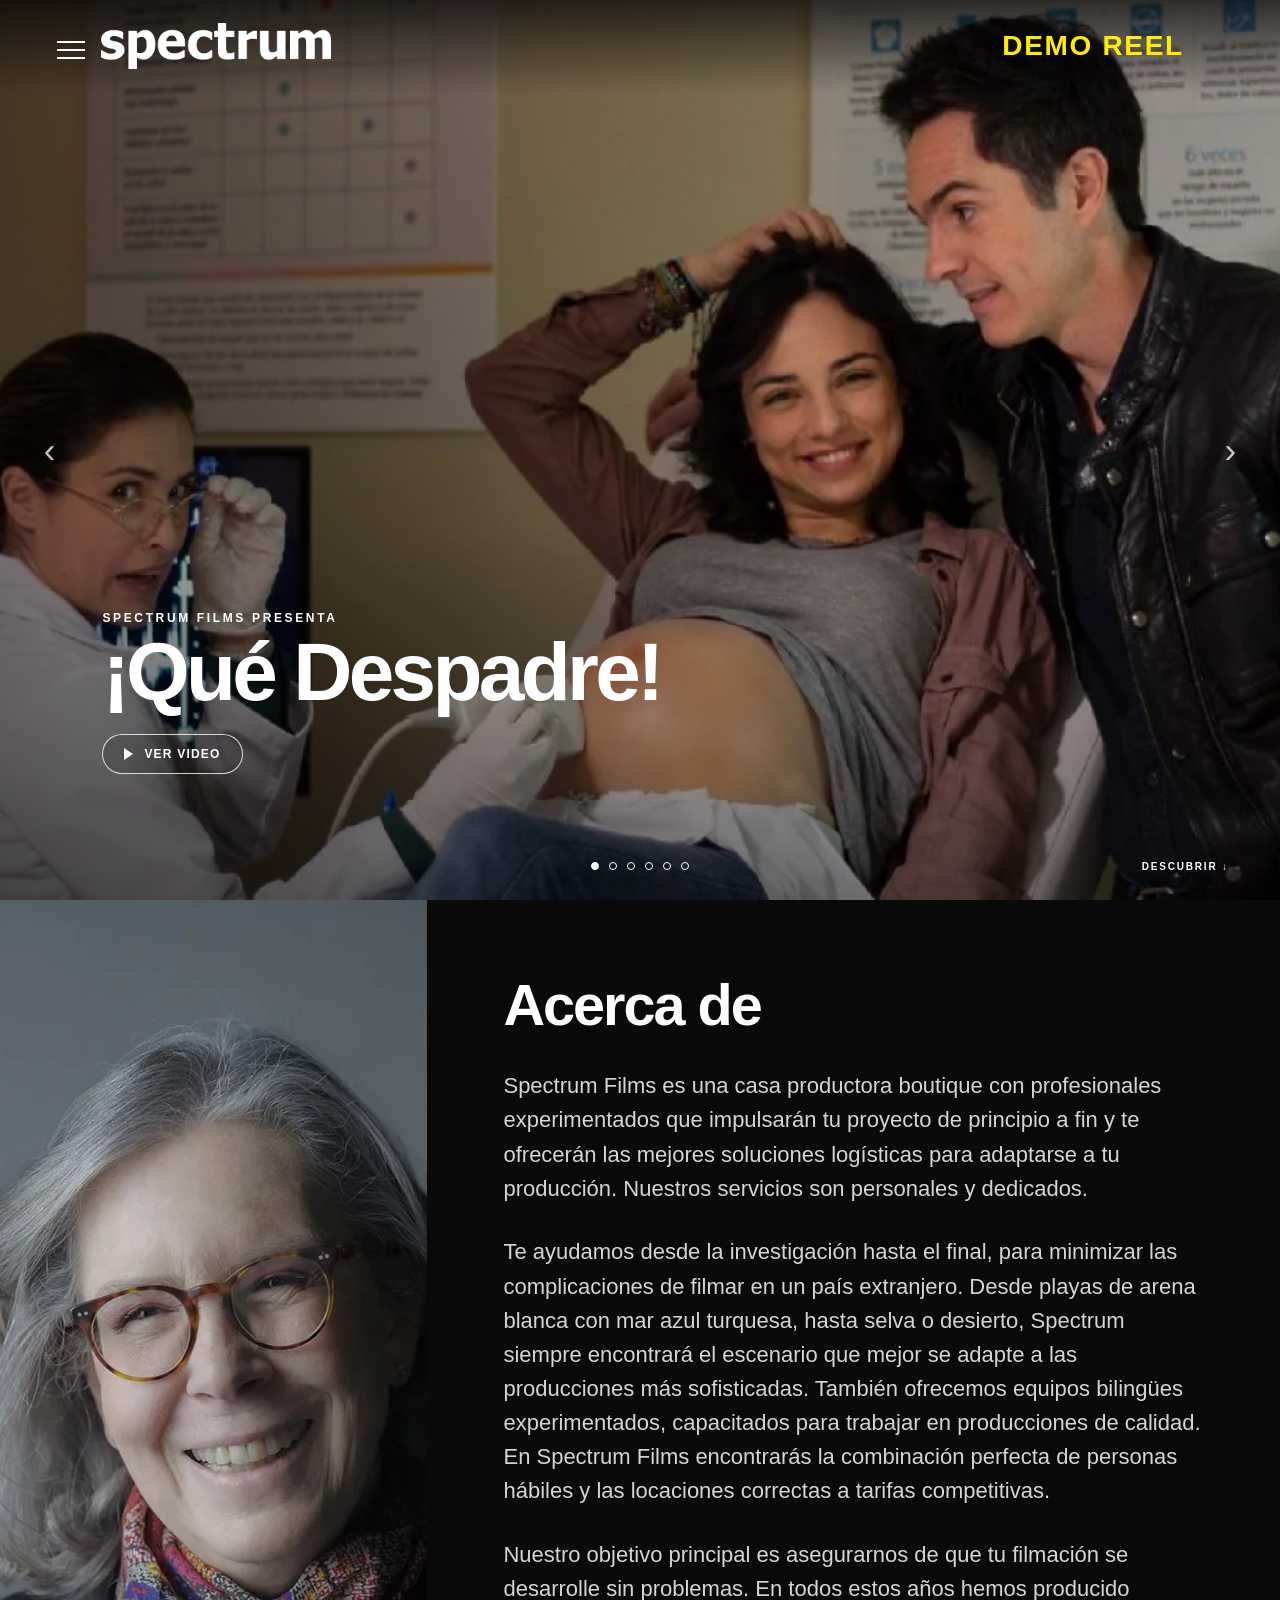
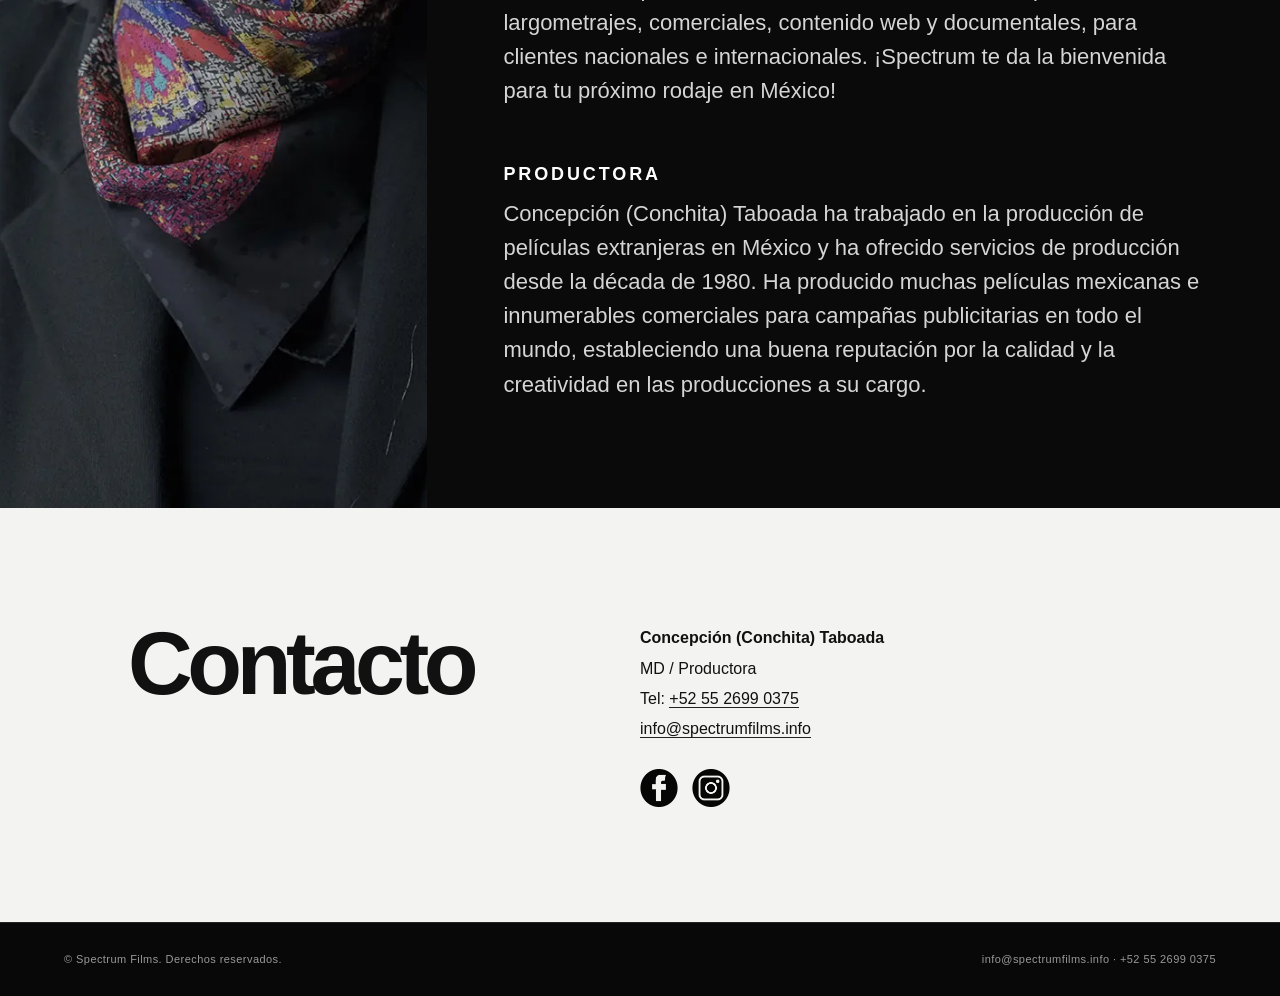
<file: index.html>
<!doctype html>
<html lang="es-MX">
<head>
  <meta charset="utf-8">
  <meta name="viewport" content="width=device-width, initial-scale=1">
  <meta name="description" content="Spectrum Films, casa productora boutique y servicios de producción en México.">
  <title>Spectrum Films | Producción cinematográfica en México</title>
  <link rel="icon" href="assets/images/favicon.webp" sizes="32x32">
  <link rel="stylesheet" href="assets/css/site.css?v=3">
</head>
<body class="page-home">
  <a class="skip-link" href="#contenido">Ir al contenido</a>
  <header class="site-header">
    <button class="menu-toggle" type="button" aria-label="Abrir menú" aria-expanded="false"><span></span></button>
    <a class="brand" href="./" aria-label="Spectrum Films, inicio"><img src="assets/images/logo.webp" alt="Spectrum Films"></a>
    <nav aria-label="Navegación principal">
      <ul class="nav-list">
        <li><a href="peliculas/">Películas</a></li>
        <li><a href="#acerca">Acerca de</a></li>
        <li><a href="#contacto">Contacto</a></li>
        <li><a href="https://spectrummexico.co/" target="_blank" rel="noopener">Comerciales</a></li>
        <li><a href="en/home/" lang="en">English</a></li>
      </ul>
    </nav>
    <a class="demo-reel" href="https://vimeo.com/reviews/0412dd1a-dcbc-4515-b9d0-47e93c6a137a/videos/1218151594" target="_blank" rel="noopener" data-vimeo="1218151594" data-vimeo-hash="5146b9c291" data-title="Demo Reel" aria-label="Ver Demo Reel">Demo Reel</a>
  </header>

  <main id="contenido">
    <section class="hero" aria-label="Producciones destacadas">
      <article class="hero-slide is-active" aria-hidden="false">
        <img src="assets/images/slider/que-despadre.webp" alt="Escena de Qué Despadre: una chica en un consultorio durante un ultrasonido">
        <div class="hero-copy">
          <p class="hero-kicker">Spectrum Films presenta</p>
          <h1>¡Qué Despadre!</h1>
          <button class="play-link" type="button" data-vimeo="794577033" data-title="¡Qué Despadre!"><span class="play-icon"></span>Ver video</button>
        </div>
      </article>
      <article class="hero-slide" aria-hidden="true">
        <img src="assets/images/slider/mirame.webp" alt="Escena de la película Mírame">
        <div class="hero-copy"><p class="hero-kicker">Una producción de Spectrum Films</p><h1>Mírame</h1><button class="play-link" type="button" data-vimeo="808419521" data-title="Mírame"><span class="play-icon"></span>Ver video</button></div>
      </article>
      <article class="hero-slide" aria-hidden="true">
        <img src="assets/images/slider/torn-from-her-arms.webp" alt="Escena de Torn From Her Arms">
        <div class="hero-copy"><p class="hero-kicker">Production services Mexico</p><h1>Torn From Her Arms</h1><button class="play-link" type="button" data-vimeo="794577051" data-title="Torn From Her Arms"><span class="play-icon"></span>Ver video</button></div>
      </article>
      <article class="hero-slide" aria-hidden="true">
        <img src="assets/images/slider/loca-por-el-trabajo.webp" alt="Escena de Loca por el trabajo">
        <div class="hero-copy"><p class="hero-kicker">Spectrum Films presenta</p><h1>Loca por el trabajo</h1><button class="play-link" type="button" data-vimeo="315797044" data-title="Loca por el trabajo"><span class="play-icon"></span>Ver video</button></div>
      </article>
      <article class="hero-slide" aria-hidden="true">
        <img src="assets/images/slider/that-moment.webp" alt="Escena de That Moment, My Heart Cried">
        <div class="hero-copy"><p class="hero-kicker">Production services Mexico</p><h1>That Moment, My Heart Cried</h1><button class="play-link" type="button" data-vimeo="794577092" data-title="That Moment, My Heart Cried"><span class="play-icon"></span>Ver video</button></div>
      </article>
      <article class="hero-slide" aria-hidden="true">
        <img src="assets/images/slider/jinetes.webp" alt="Escena de Los Jinetes del Tiempo">
        <div class="hero-copy"><p class="hero-kicker">Documental</p><h1>Los Jinetes del Tiempo</h1><button class="play-link" type="button" data-vimeo="808419385" data-title="Los Jinetes del Tiempo"><span class="play-icon"></span>Ver video</button></div>
      </article>
      <button class="carousel-control prev" type="button" aria-label="Anterior">‹</button>
      <button class="carousel-control next" type="button" aria-label="Siguiente">›</button>
      <div class="carousel-dots" aria-label="Elegir diapositiva">
        <button class="carousel-dot is-active" type="button" aria-label="Diapositiva 1" aria-current="true"></button>
        <button class="carousel-dot" type="button" aria-label="Diapositiva 2"></button>
        <button class="carousel-dot" type="button" aria-label="Diapositiva 3"></button>
        <button class="carousel-dot" type="button" aria-label="Diapositiva 4"></button>
        <button class="carousel-dot" type="button" aria-label="Diapositiva 5"></button>
        <button class="carousel-dot" type="button" aria-label="Diapositiva 6"></button>
      </div>
      <a class="scroll-cue" href="#acerca">Descubrir ↓</a>
    </section>

    <section class="about" id="acerca">
      <div class="about-photo"><img src="assets/images/concepcion-taboada.webp" alt="Concepción Taboada durante una producción"></div>
      <div class="about-copy">
        <h2 class="section-label">Acerca de</h2>
        <p>Spectrum Films es una casa productora boutique con profesionales experimentados que impulsarán tu proyecto de principio a fin y te ofrecerán las mejores soluciones logísticas para adaptarse a tu producción. Nuestros servicios son personales y dedicados.</p>
        <p>Te ayudamos desde la investigación hasta el final, para minimizar las complicaciones de filmar en un país extranjero. Desde playas de arena blanca con mar azul turquesa, hasta selva o desierto, Spectrum siempre encontrará el escenario que mejor se adapte a las producciones más sofisticadas. También ofrecemos equipos bilingües experimentados, capacitados para trabajar en producciones de calidad. En Spectrum Films encontrarás la combinación perfecta de personas hábiles y las locaciones correctas a tarifas competitivas.</p>
        <p>Nuestro objetivo principal es asegurarnos de que tu filmación se desarrolle sin problemas. En todos estos años hemos producido largometrajes, comerciales, contenido web y documentales, para clientes nacionales e internacionales. ¡Spectrum te da la bienvenida para tu próximo rodaje en México!</p>
        <h3>PRODUCTORA</h3>
        <p>Concepción (Conchita) Taboada ha trabajado en la producción de películas extranjeras en México y ha ofrecido servicios de producción desde la década de 1980. Ha producido muchas películas mexicanas e innumerables comerciales para campañas publicitarias en todo el mundo, estableciendo una buena reputación por la calidad y la creatividad en las producciones a su cargo.</p>
      </div>
    </section>

    <section class="contact" id="contacto">
      <h2>Contacto</h2>
      <div class="contact-details">
        <p><strong>Concepción (Conchita) Taboada</strong><br>MD / Productora<br>Tel: <a href="tel:+525526990375">+52 55 2699 0375</a><br><a href="mailto:info@spectrumfilms.info">info@spectrumfilms.info</a></p>
        <div class="socials">
          <a href="https://www.facebook.com/SpectrumFilmsProd" target="_blank" rel="noopener" aria-label="Facebook"><img src="assets/images/facebook.webp" alt=""></a>
          <a href="https://www.instagram.com/spectrum__films/" target="_blank" rel="noopener" aria-label="Instagram"><img src="assets/images/instagram.webp" alt=""></a>
        </div>
      </div>
    </section>
  </main>

  <footer class="site-footer"><span>© Spectrum Films. Derechos reservados.</span><span>info@spectrumfilms.info · +52 55 2699 0375</span></footer>
  <div class="video-modal" role="dialog" aria-modal="true" aria-label="Reproductor de video" aria-hidden="true"><button class="modal-close" type="button" aria-label="Cerrar">×</button><div class="video-frame"></div></div>
  <script src="assets/js/site.js?v=2"></script>
</body>
</html>
</file>
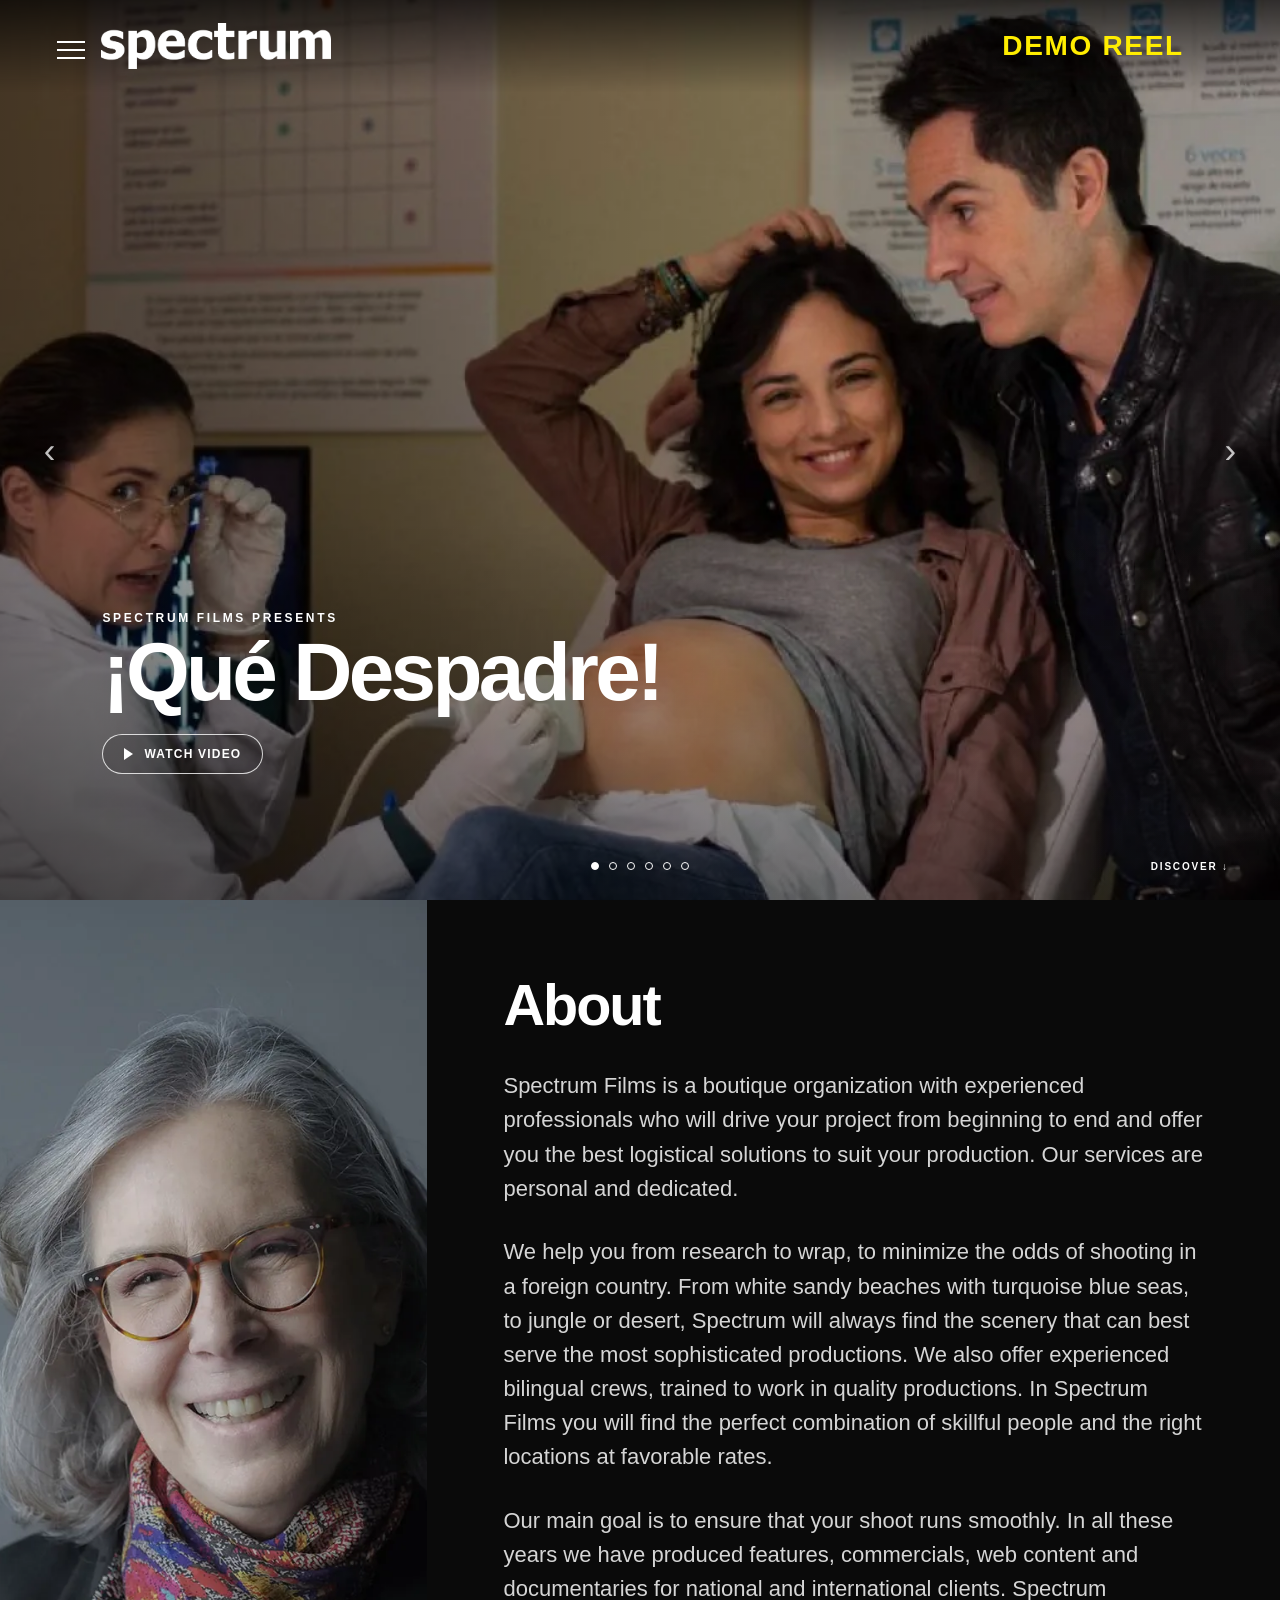
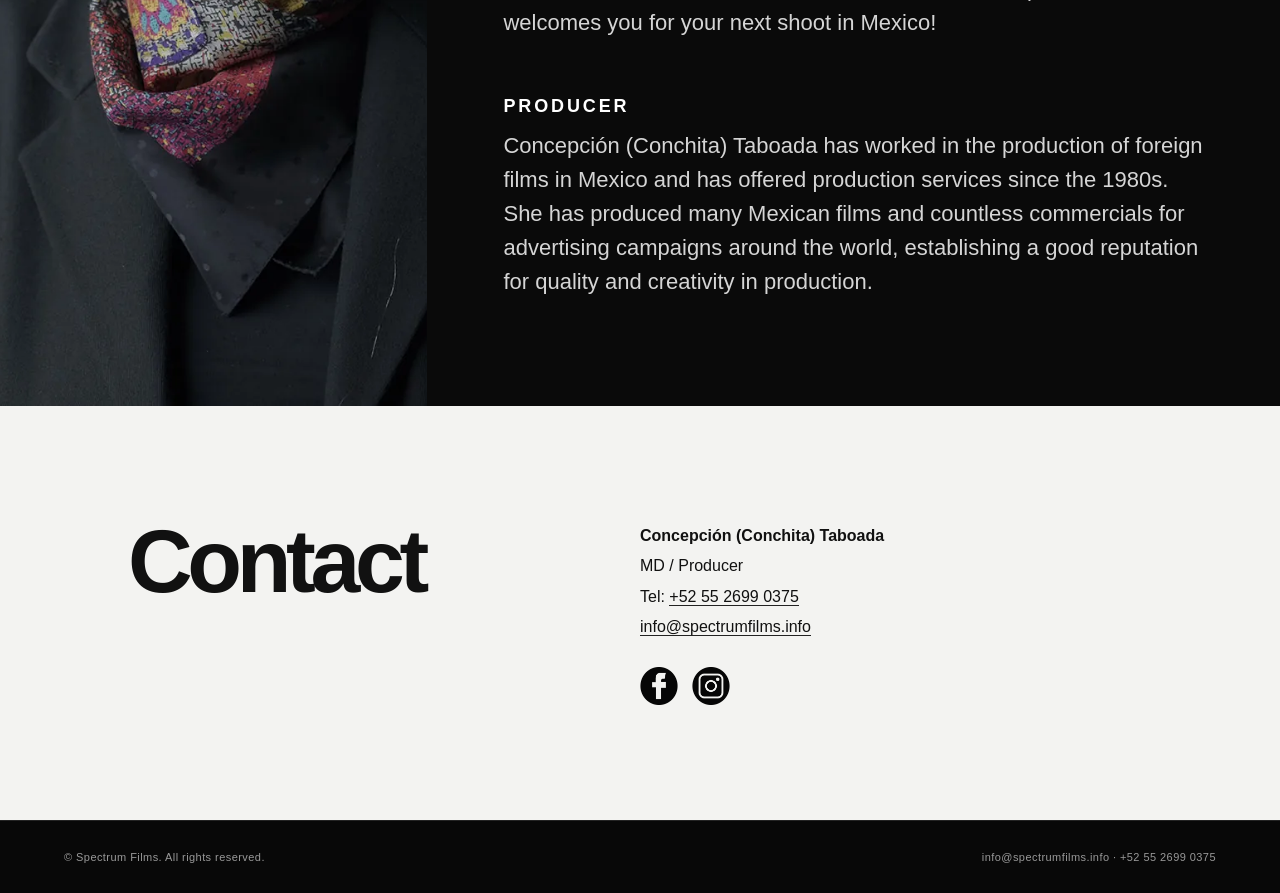
<file: en/index.html>
<!doctype html><html lang="en"><head><meta charset="utf-8"><meta name="viewport" content="width=device-width, initial-scale=1"><meta http-equiv="refresh" content="0; url=home/"><title>Spectrum Films</title><link rel="canonical" href="home/"></head><body><p><a href="home/">Continue to Spectrum Films</a></p></body></html>
</file>
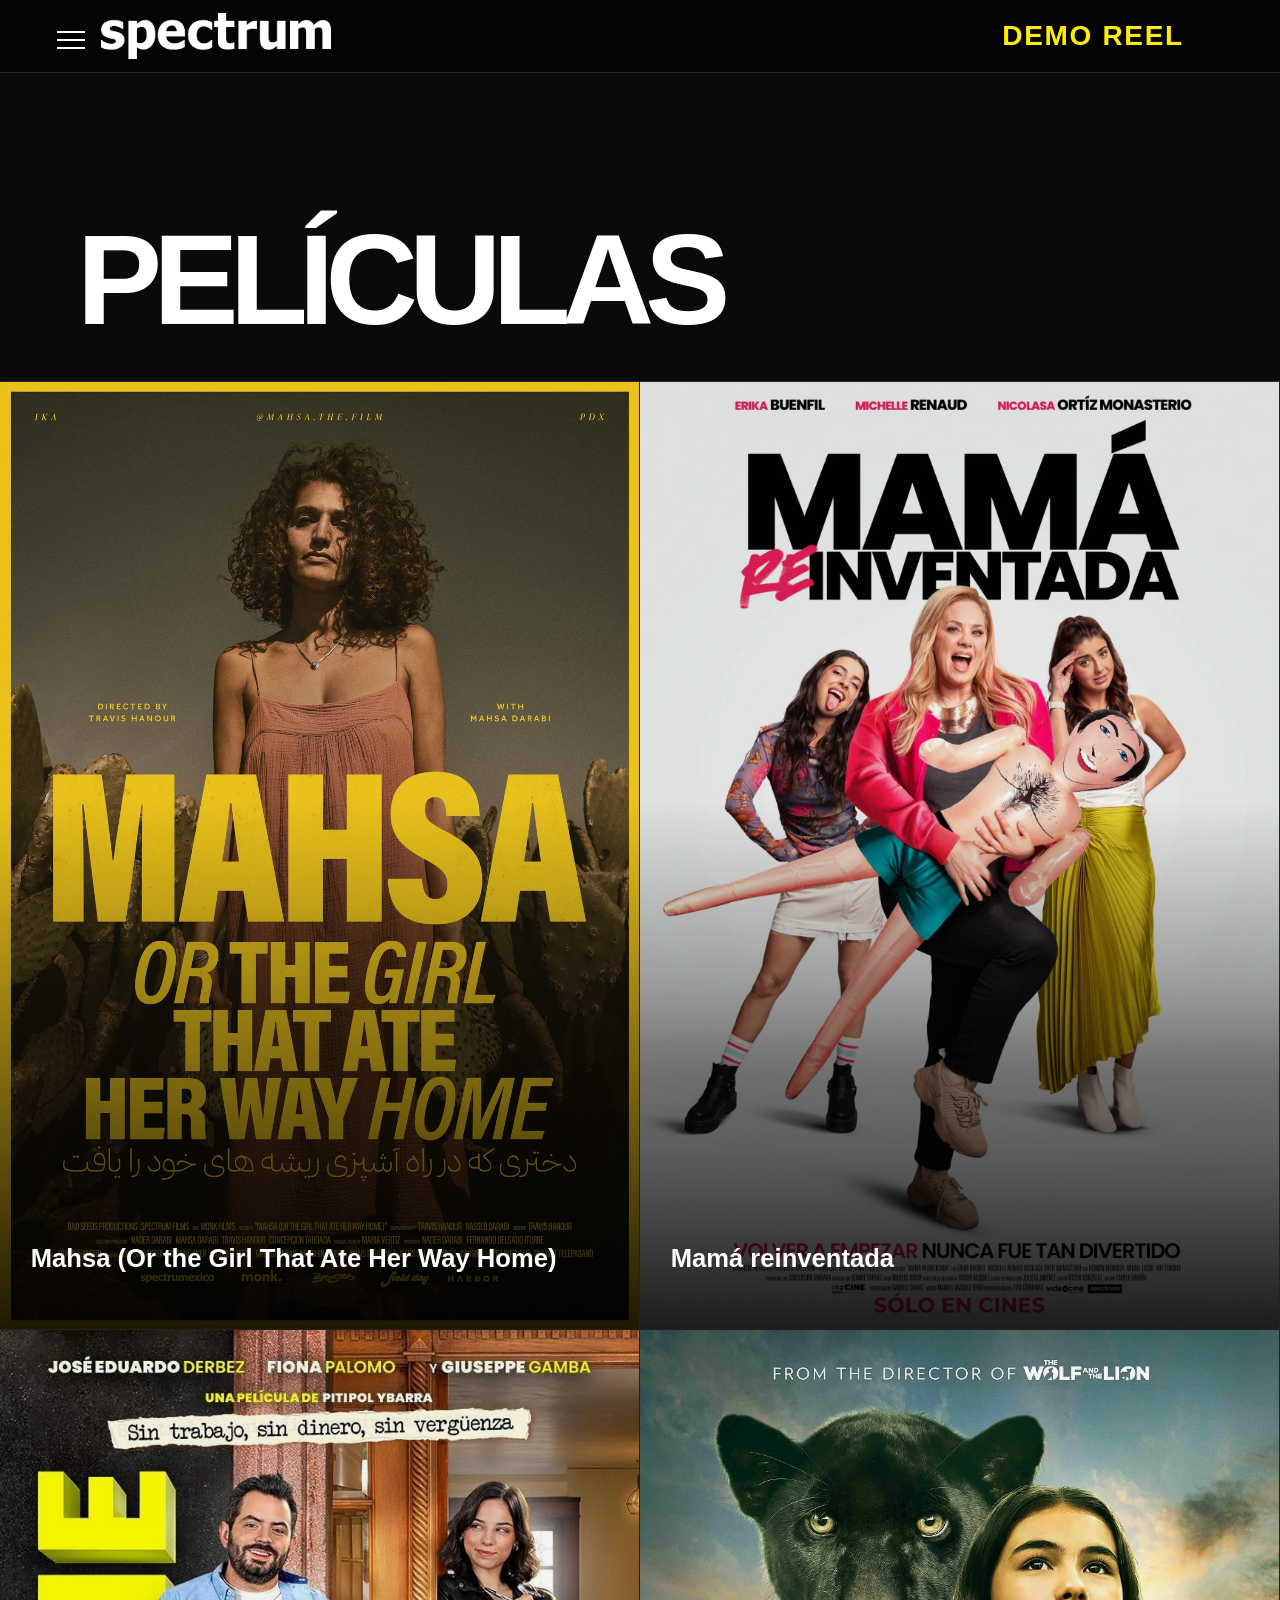
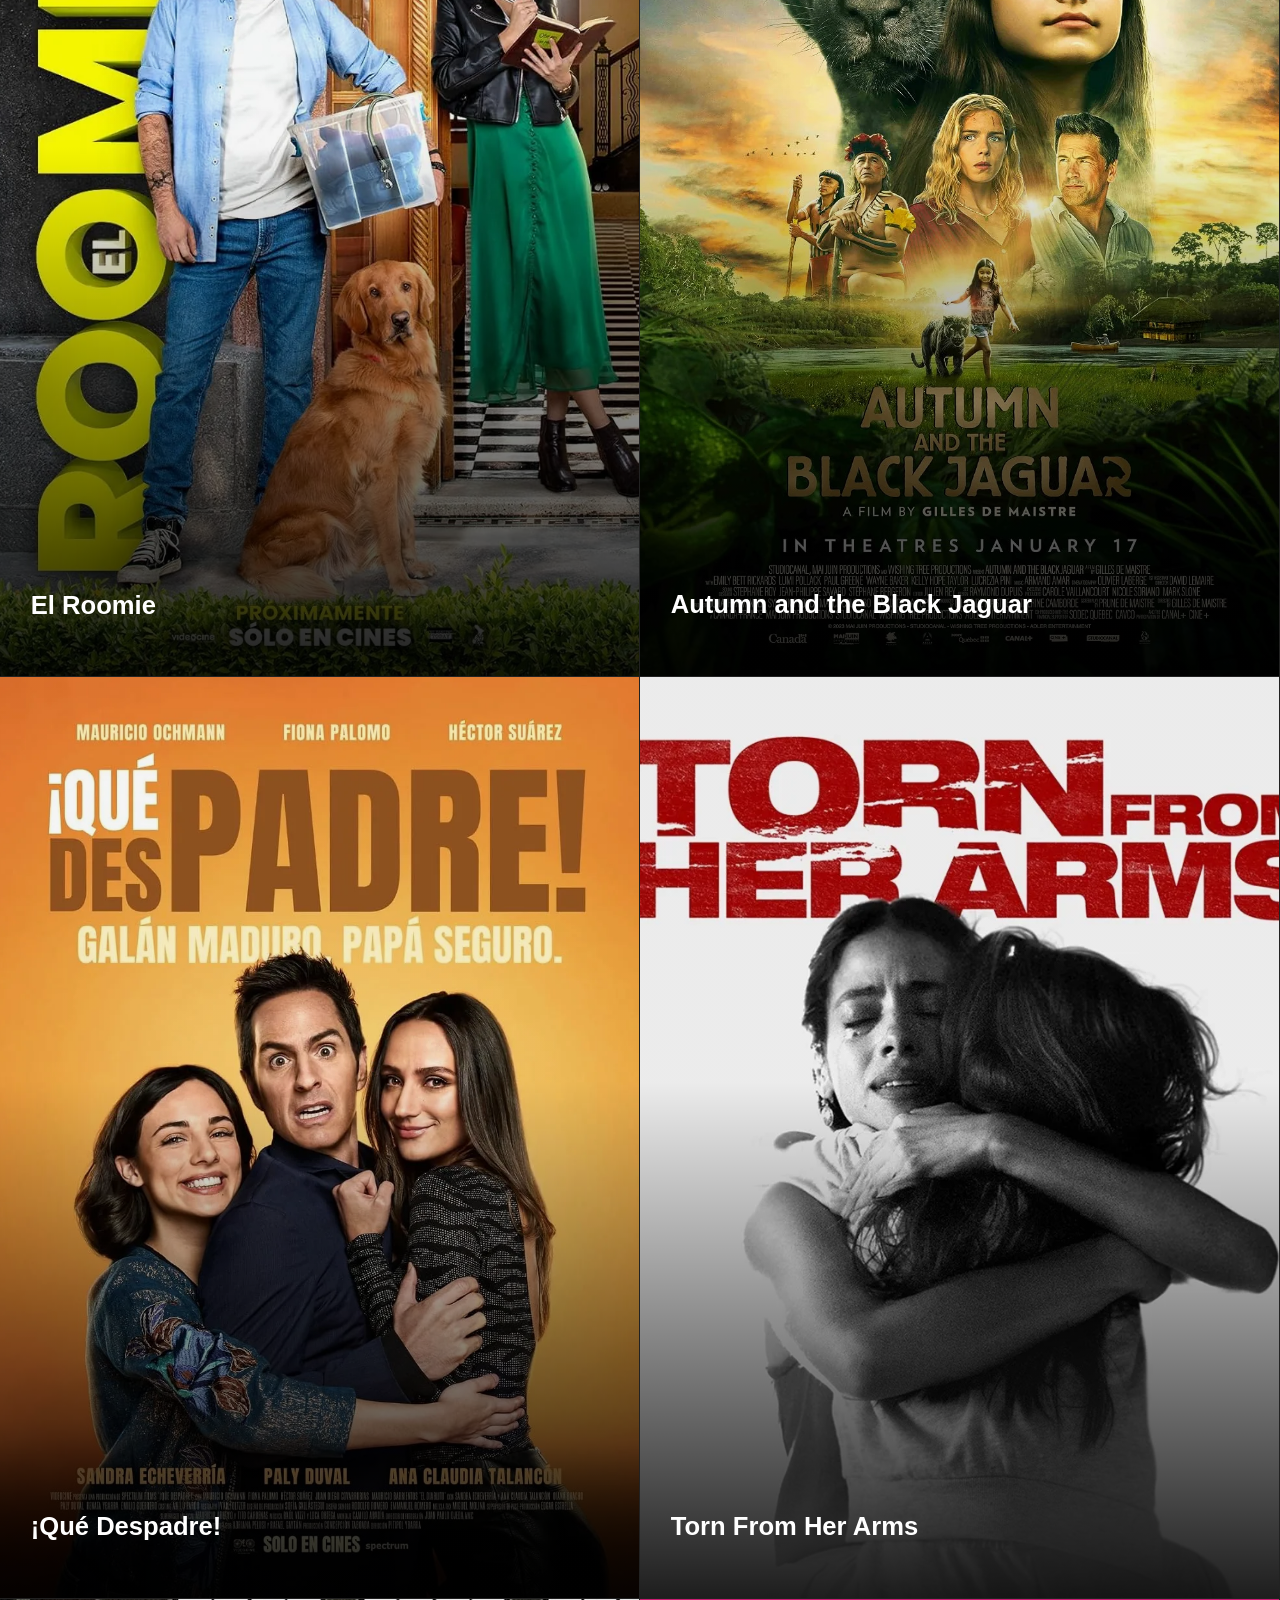
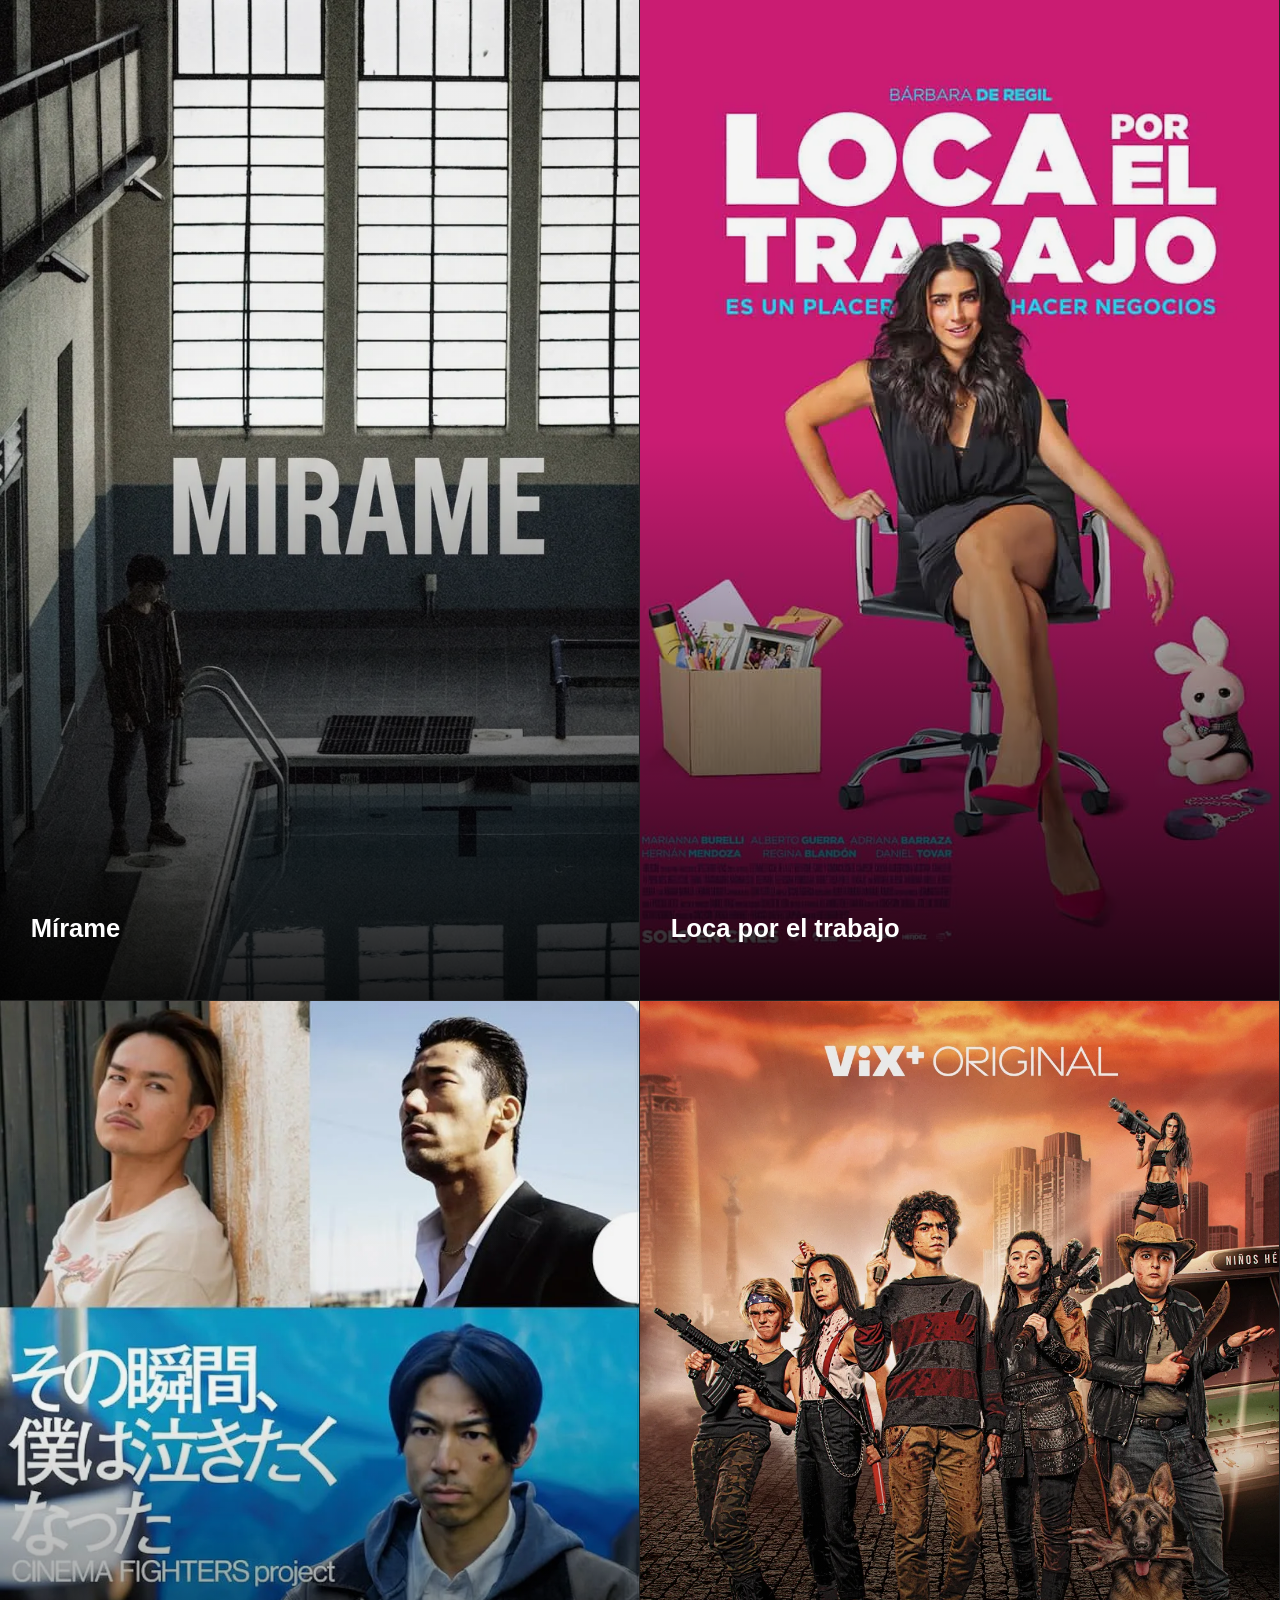
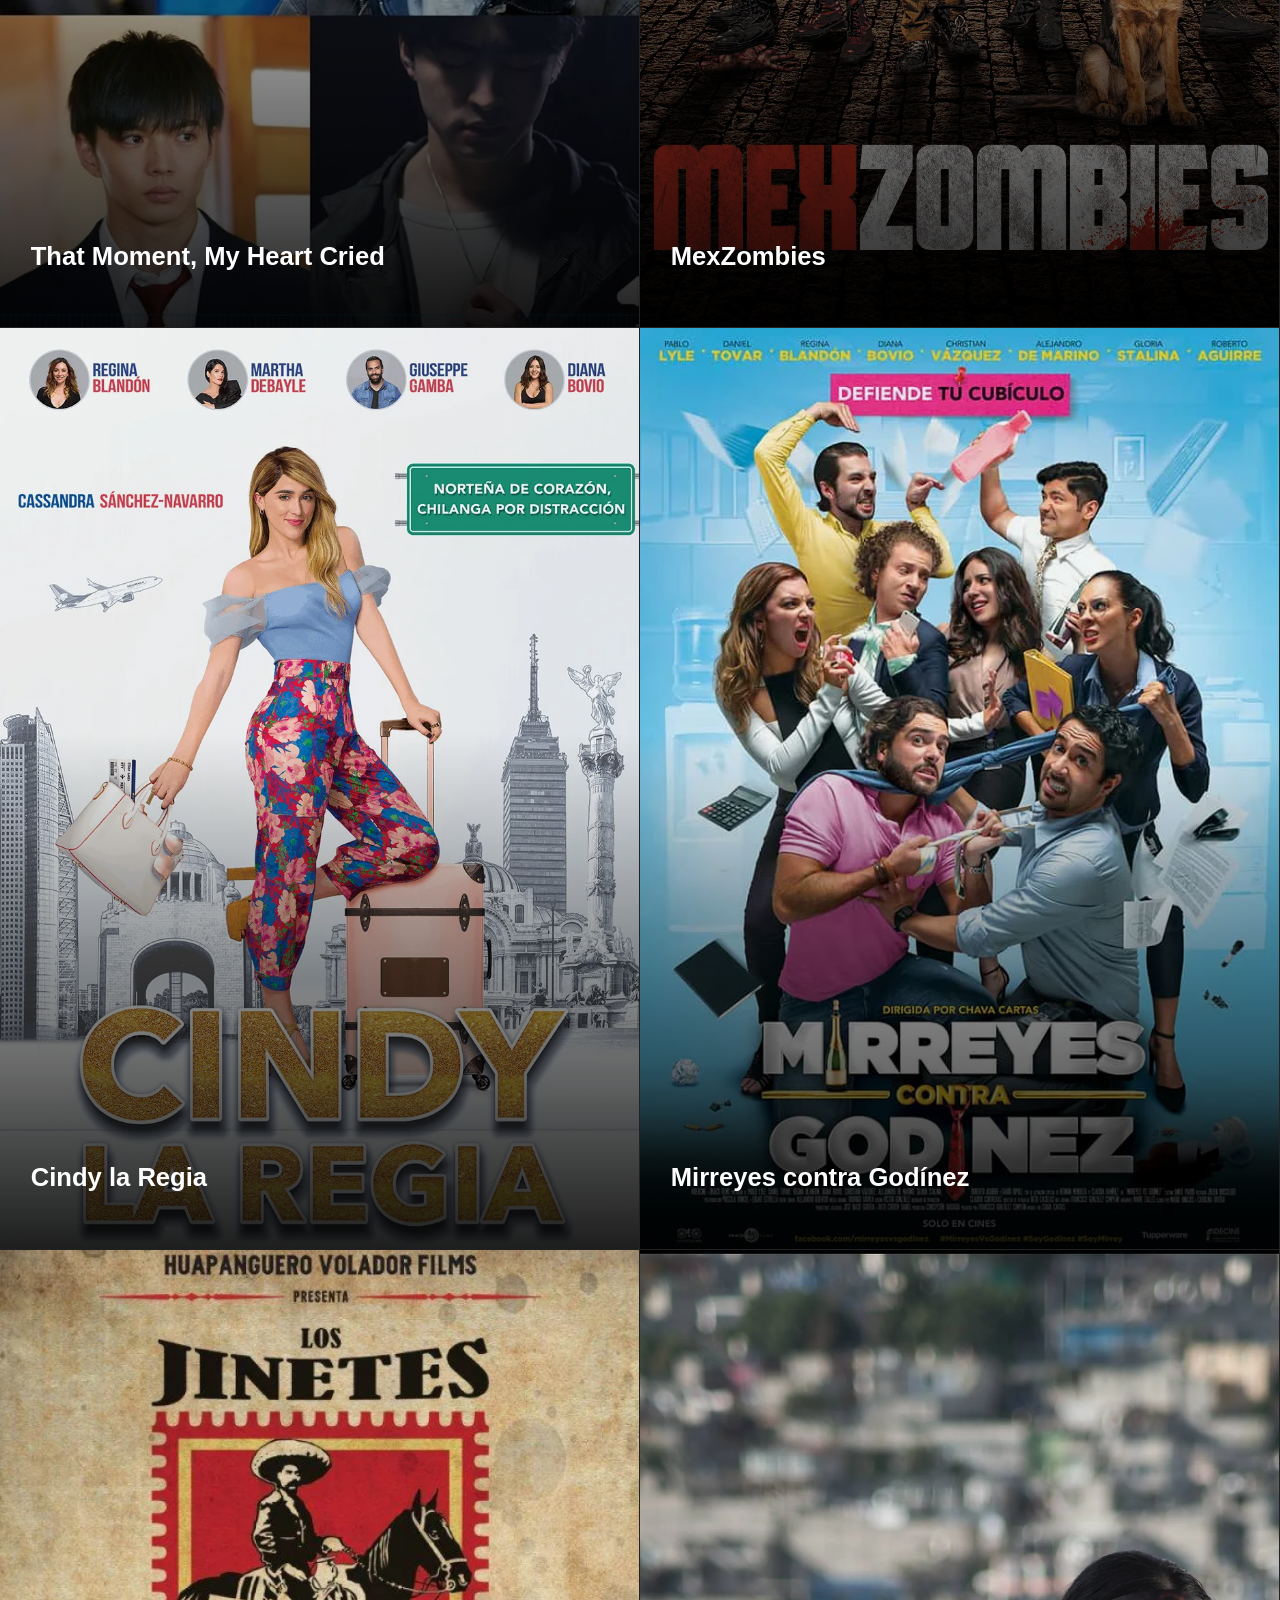
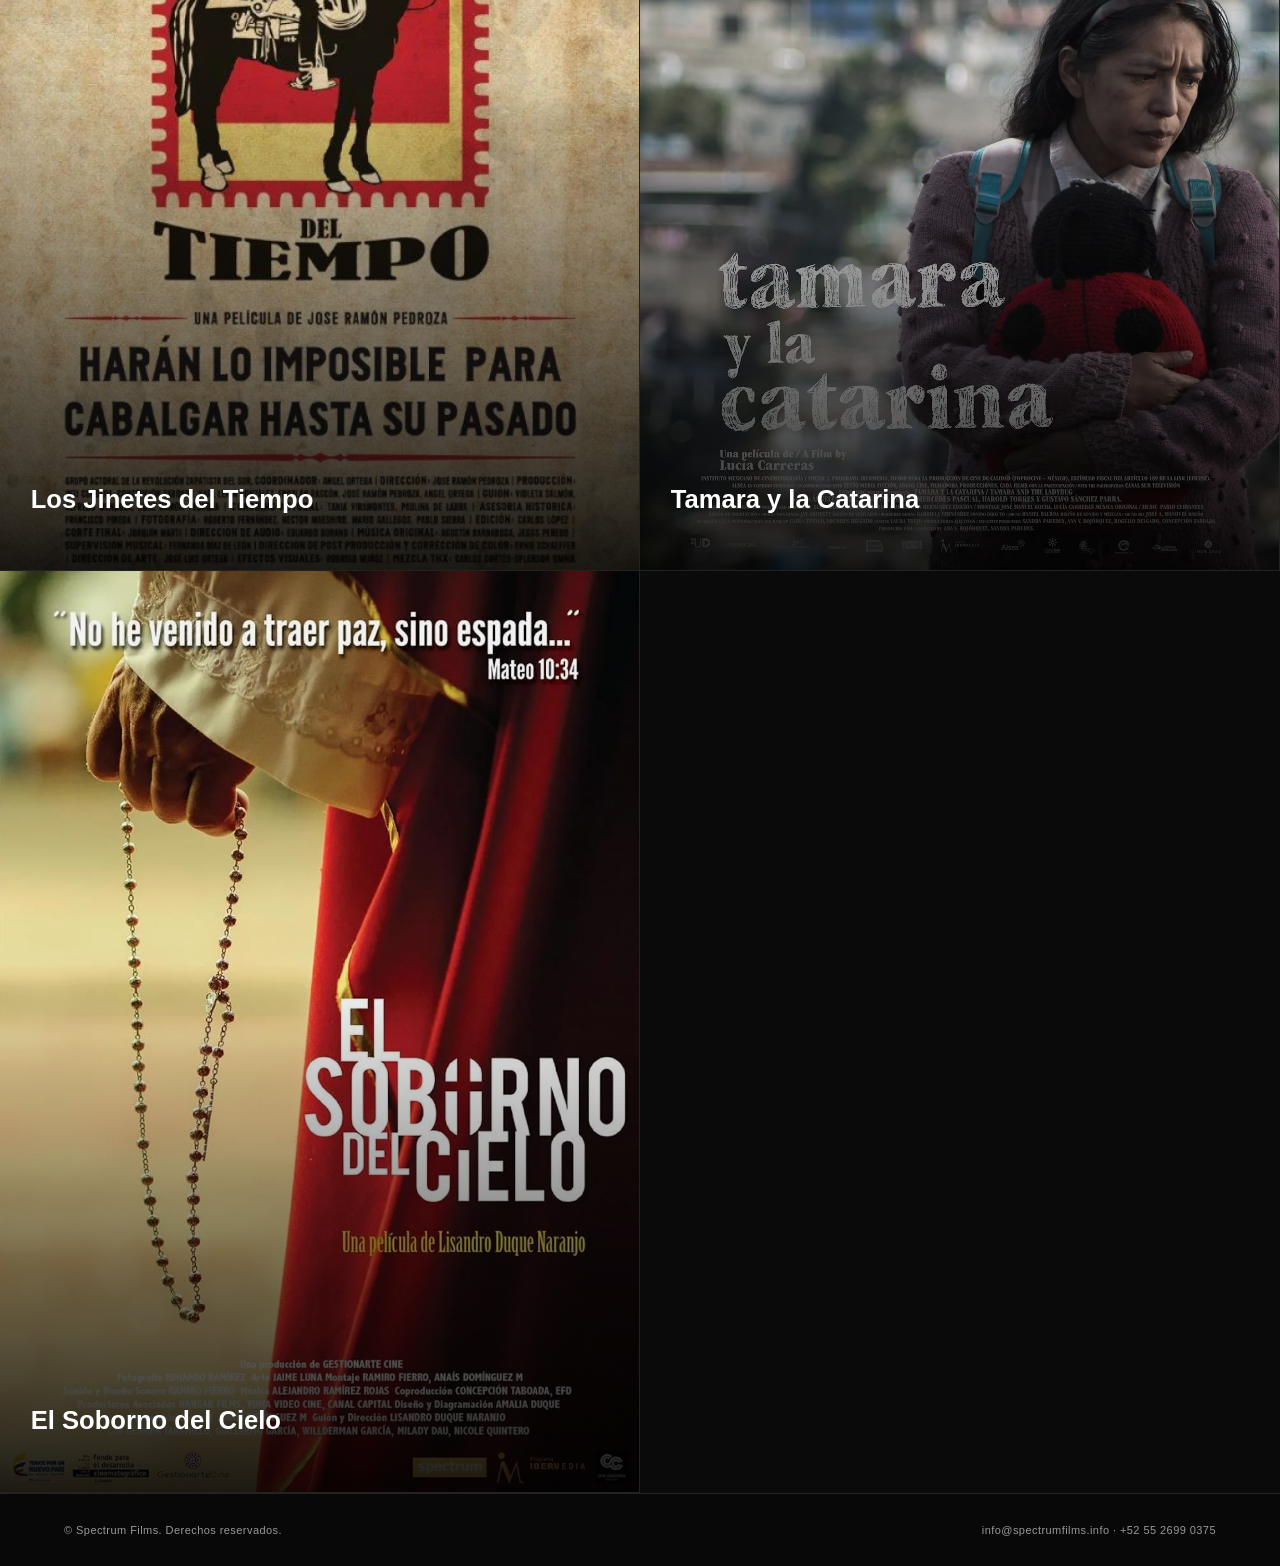
<file: peliculas/index.html>
<!doctype html>
<html lang="es-MX">
<head>
  <meta charset="utf-8">
  <meta name="viewport" content="width=device-width, initial-scale=1">
  <meta name="description" content="Películas y producciones de Spectrum Films.">
  <title>Películas | Spectrum Films</title>
  <link rel="icon" href="../assets/images/favicon.webp" sizes="32x32">
  <link rel="stylesheet" href="../assets/css/site.css?v=3">
</head>
<body class="page-films">
  <a class="skip-link" href="#contenido">Ir al contenido</a>
  <header class="site-header">
    <button class="menu-toggle" type="button" aria-label="Abrir menú" aria-expanded="false"><span></span></button>
    <a class="brand" href="../" aria-label="Spectrum Films, inicio"><img src="../assets/images/logo.webp" alt="Spectrum Films"></a>
    <nav aria-label="Navegación principal"><ul class="nav-list">
      <li><a href="./" aria-current="page">Películas</a></li><li><a href="../#acerca">Acerca de</a></li><li><a href="../#contacto">Contacto</a></li><li><a href="https://spectrummexico.co/" target="_blank" rel="noopener">Comerciales</a></li><li><a href="../en/films/" lang="en">English</a></li>
    </ul></nav>
    <a class="demo-reel" href="https://vimeo.com/reviews/0412dd1a-dcbc-4515-b9d0-47e93c6a137a/videos/1218151594" target="_blank" rel="noopener" data-vimeo="1218151594" data-vimeo-hash="5146b9c291" data-title="Demo Reel" aria-label="Ver Demo Reel">Demo Reel</a>
  </header>

  <main class="films-main" id="contenido">
    <header class="films-heading"><h1>Películas</h1></header>
    <section class="film-grid" aria-label="Filmografía">
      <article class="film-card"><img src="../assets/images/posters/mahsa.webp" alt="Cartel de Mahsa (Or the Girl That Ate Her Way Home)" loading="lazy"><div class="film-summary"><h2>Mahsa (Or the Girl That Ate Her Way Home)</h2><div class="film-detail"><p><strong>Director:</strong> Travis Hanour</p><p class="synopsis"><strong>Documental:</strong> Mahsa Darabi se embarca en un viaje para encontrar el camino de regreso a sus raíces iraníes a través del lenguaje común de la comida.</p><button class="film-play" type="button" data-vimeo="1081829617" data-title="Mahsa (Or the Girl That Ate Her Way Home) — Tráiler"><span class="play-icon"></span>Ver tráiler</button></div></div></article>
      <article class="film-card"><img src="../assets/images/posters/mama-reinventada.webp" alt="Cartel de Mamá reinventada" loading="lazy"><div class="film-summary"><h2>Mamá reinventada</h2><div class="film-detail"><p><strong>Directora:</strong> Bonnie Cartas</p><p class="synopsis"><strong>Comedia:</strong> Tras la muerte de su padre, Marina (Michelle Renaud), creadora de contenidos, decide llevar a Patricia, su mamá (Erika Buenfil), a vivir con ella y su roomie. Patricia cree que debe comportarse como la viuda que ahora es. Pero cuando se va a vivir con Marina, se da cuenta de que le quedan muchas cosas por hacer. Madre e hija recorren un camino de reconexión, siguiendo una lista y con un nuevo mundo que explorar.</p><button class="film-play" type="button" data-youtube="Y6clrrvV_YY" data-title="Mamá reinventada — Tráiler oficial"><span class="play-icon"></span>Ver tráiler</button></div></div></article>
      <article class="film-card"><img src="../assets/images/posters/el_roomie_poster.webp" alt="Cartel de El Roomie" loading="lazy"><div class="film-summary"><h2>El Roomie</h2><div class="film-detail"><p><strong>Director:</strong> Pitipol Ybarra</p><p class="synopsis"><strong>Comedia:</strong> Vivi es una joven escritora que necesita un compañero de departamento para pagar la renta. Acepta a Roy, un tipo acostumbrado a vivir sin pagar jamás y, aunque Vivi se da cuenta de ello, lo admite porque él la inspira profesionalmente.</p><button class="film-play" type="button" data-youtube="b0veOYvkKOk" data-title="El Roomie — Tráiler oficial"><span class="play-icon"></span>Ver tráiler</button></div></div></article>
      <article class="film-card"><img src="../assets/images/posters/jaguar-autumn.webp" alt="Cartel de Autumn and the Black Jaguar" loading="lazy">
        <div class="film-summary"><h2>Autumn and the Black Jaguar</h2><div class="film-detail"><p><strong>Director:</strong> Gilles de Maistre</p><p><strong>Prod. Co.:</strong> Mediawan (FR)</p><p><strong>Prod. Co. México:</strong> Spectrum Films</p><p class="synopsis">Drama sobre la relación entre una niña y un jaguar salvaje que crecen juntos en la selva del Amazonas. Años después, ella regresa para reencontrarlo.</p><button class="film-play" type="button" data-youtube="Y7wWZsTRr4I" data-title="Autumn and the Black Jaguar — Tráiler oficial"><span class="play-icon"></span>Ver tráiler</button></div></div>
      </article>
      <article class="film-card"><img src="../assets/images/posters/que-despadre.webp" alt="Cartel de ¡Qué Despadre!" loading="lazy"><div class="film-summary"><h2>¡Qué Despadre!</h2><div class="film-detail"><p><strong>Director:</strong> Pitipol Ybarra</p><p><strong>Prod. Co.:</strong> Spectrum Films</p><p class="synopsis">Comedia sobre un cuarentón fiestero que descubre que tiene una hija y que está a punto de convertirse en abuelo.</p><button class="film-play" type="button" data-vimeo="794577033" data-title="¡Qué Despadre!"><span class="play-icon"></span>Ver video</button></div></div></article>
      <article class="film-card"><img src="../assets/images/posters/torn-from-her-arms.webp" alt="Cartel de Torn From Her Arms" loading="lazy"><div class="film-summary"><h2>Torn From Her Arms</h2><div class="film-detail"><p><strong>Director:</strong> Alan Jonsson</p><p><strong>Prod. Co.:</strong> AMPC (US)</p><p><strong>Prod. Co. México:</strong> Spectrum Films</p><p class="synopsis">Una madre y su hija, separadas en la frontera de Estados Unidos, deben encontrar el camino de regreso.</p><button class="film-play" type="button" data-vimeo="794577051" data-title="Torn From Her Arms"><span class="play-icon"></span>Ver video</button></div></div></article>
      <article class="film-card"><img src="../assets/images/posters/mirame.webp" alt="Cartel de Mírame" loading="lazy"><div class="film-summary"><h2>Mírame</h2><div class="film-detail"><p><strong>Director:</strong> Pavel Cantú</p><p><strong>Prod. Co.:</strong> Spectrum Films</p><p class="synopsis">Lalo se muda a una vieja casona y, tras tomar un reloj de su padre, comienza a ser acosado por el fantasma de una joven.</p><button class="film-play" type="button" data-vimeo="808419521" data-title="Mírame"><span class="play-icon"></span>Ver video</button></div></div></article>

      <article class="film-card"><img src="../assets/images/posters/loca-por-el-trabajo.webp" alt="Cartel de Loca por el trabajo" loading="lazy"><div class="film-summary"><h2>Loca por el trabajo</h2><div class="film-detail"><p><strong>Director:</strong> Luis Eduardo Reyes</p><p><strong>Prod. Co.:</strong> Spectrum Films</p><p class="synopsis">Una ejecutiva adicta al trabajo pierde todo y encuentra, gracias a una nueva amistad, un rumbo inesperado para su vida.</p><button class="film-play" type="button" data-vimeo="315797044" data-title="Loca por el trabajo"><span class="play-icon"></span>Ver video</button></div></div></article>
      <article class="film-card"><img src="../assets/images/posters/that-moment.webp" alt="Cartel de That Moment, My Heart Cried" loading="lazy"><div class="film-summary"><h2>That Moment, My Heart Cried</h2><div class="film-detail"><p><strong>Director:</strong> Daishi Matsunaga</p><p><strong>Prod. Co.:</strong> Cinema Fighter (JAP)</p><p><strong>Prod. Co. México:</strong> Spectrum Films</p><p class="synopsis">Una fusión de poesía, música y cine que da nacimiento a una nueva forma de narrar.</p><button class="film-play" type="button" data-vimeo="794577092" data-title="That Moment, My Heart Cried"><span class="play-icon"></span>Ver video</button></div></div></article>
      <article class="film-card"><img src="../assets/images/posters/mexzombies.webp" alt="Cartel de MexZombies" loading="lazy"><div class="film-summary"><h2>MexZombies</h2><div class="film-detail"><p><strong>Director:</strong> Chava Cartas</p><p><strong>Prod. Co.:</strong> Draco Films</p><p><strong>Productora:</strong> C. Taboada</p><p class="synopsis">Un grupo de adolescentes debe enfrentarse a un apocalipsis zombi y ayudar a restablecer el orden.</p><button class="film-play" type="button" data-vimeo="799289360" data-title="MexZombies"><span class="play-icon"></span>Ver video</button></div></div></article>
      <article class="film-card"><img src="../assets/images/posters/cindy-la-regia.webp" alt="Cartel de Cindy la Regia" loading="lazy"><div class="film-summary"><h2>Cindy la Regia</h2><div class="film-detail"><p><strong>Directores:</strong> Catalina Aguilar Mastretta y Santiago Limón</p><p><strong>Prod. Co.:</strong> Draco Films</p><p><strong>Productora:</strong> C. Taboada</p><p class="synopsis">Cindy huye de Monterrey a la Ciudad de México, donde nuevas amistades le muestran otras posibilidades para su vida.</p><button class="film-play" type="button" data-vimeo="808419352" data-title="Cindy la Regia"><span class="play-icon"></span>Ver video</button></div></div></article>

      <article class="film-card"><img src="../assets/images/posters/mirreyes-vs-godinez.webp" alt="Cartel de Mirreyes contra Godínez" loading="lazy"><div class="film-summary"><h2>Mirreyes contra Godínez</h2><div class="film-detail"><p><strong>Director:</strong> Chava Cartas</p><p><strong>Prod. Co.:</strong> Draco Films</p><p><strong>Productora:</strong> C. Taboada</p><p class="synopsis">Genaro ha dedicado su vida a Kuri & Sons. La muerte de su jefe lo confrontará con el hijo que ahora quiere dirigir la empresa.</p><button class="film-play" type="button" data-vimeo="794573719" data-title="Mirreyes contra Godínez"><span class="play-icon"></span>Ver video</button></div></div></article>
      <article class="film-card"><img src="../assets/images/posters/los-jinetes-del-tiempo.webp" alt="Cartel de Los Jinetes del Tiempo" loading="lazy"><div class="film-summary"><h2>Los Jinetes del Tiempo</h2><div class="film-detail"><p><strong>Director:</strong> José Ramón Pedroza</p><p><strong>Prod. Co.:</strong> Huapanguero Volador</p><p><strong>Productora:</strong> C. Taboada</p><p class="synopsis">Documental sobre el viaje de Zapata y Pancho Villa para tomar la Ciudad de México en 1914.</p><button class="film-play" type="button" data-vimeo="808419385" data-title="Los Jinetes del Tiempo"><span class="play-icon"></span>Ver video</button></div></div></article>
      <article class="film-card"><img src="../assets/images/posters/tamara-y-la-catarina.webp" alt="Cartel de Tamara y la Catarina" loading="lazy"><div class="film-summary"><h2>Tamara y la Catarina</h2><div class="film-detail"><p><strong>Prod. Co.:</strong> Underdog</p><p><strong>Co-Prod. Co.:</strong> Spectrum Films</p><p class="synopsis">Tamara y Doña Meche se unen para devolver a una bebé, dando forma a una historia de solidaridad femenina.</p><button class="film-play" type="button" data-vimeo="250518139" data-title="Tamara y la Catarina"><span class="play-icon"></span>Ver video</button></div></div></article>
      <article class="film-card"><img src="../assets/images/posters/el-soborno-del-cielo.webp" alt="Cartel de El Soborno del Cielo" loading="lazy"><div class="film-summary"><h2>El Soborno del Cielo</h2><div class="film-detail"><p><strong>Director:</strong> Lisandro Duque Naranjo</p><p><strong>Prod. Co.:</strong> Spectrum Films</p><p class="synopsis">Un sacerdote se niega a administrar sacramentos hasta que retiren un cuerpo del cementerio; entonces afloran los secretos del pueblo.</p><button class="film-play" type="button" data-vimeo="808419582" data-title="El Soborno del Cielo"><span class="play-icon"></span>Ver video</button></div></div></article>
    </section>
  </main>

  <footer class="site-footer"><span>© Spectrum Films. Derechos reservados.</span><span>info@spectrumfilms.info · +52 55 2699 0375</span></footer>
  <div class="video-modal" role="dialog" aria-modal="true" aria-label="Reproductor de video" aria-hidden="true"><button class="modal-close" type="button" aria-label="Cerrar">×</button><div class="video-frame"></div></div>
  <script src="../assets/js/site.js?v=2"></script>
</body>
</html>
</file>
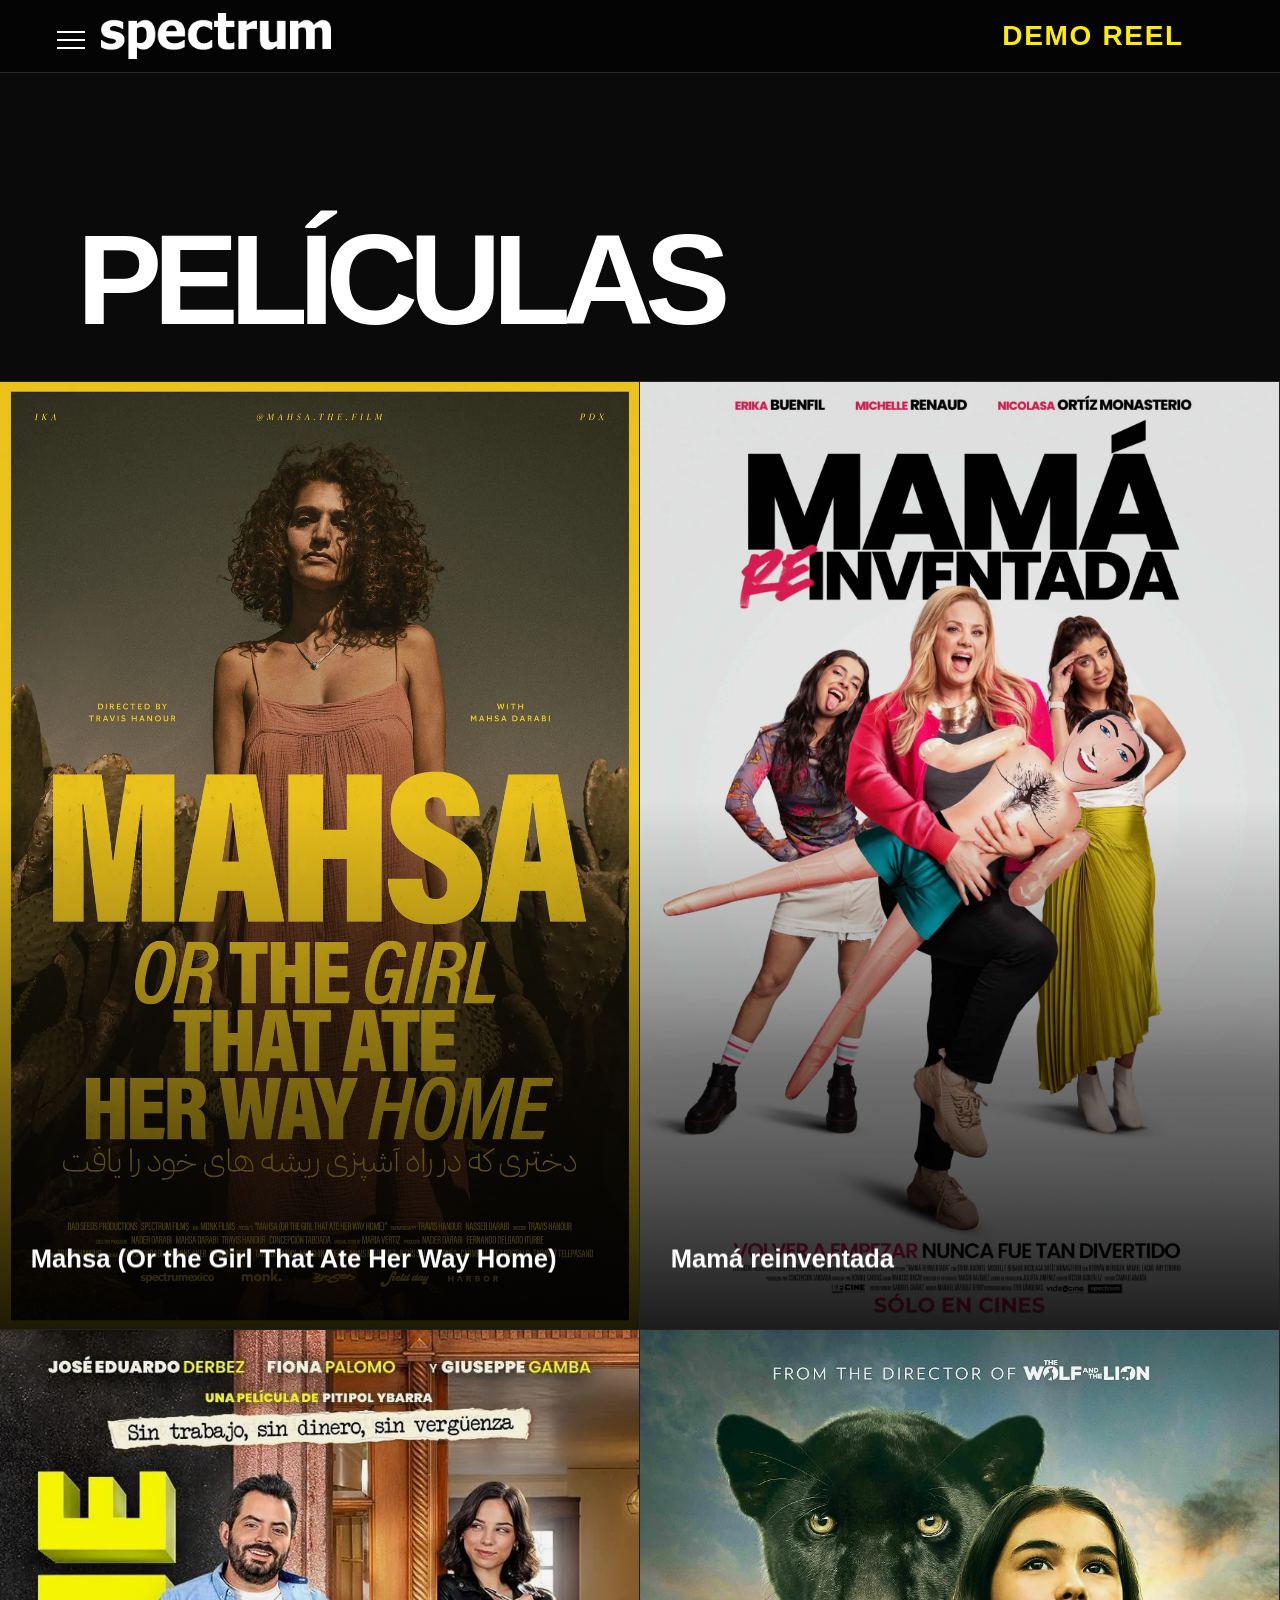
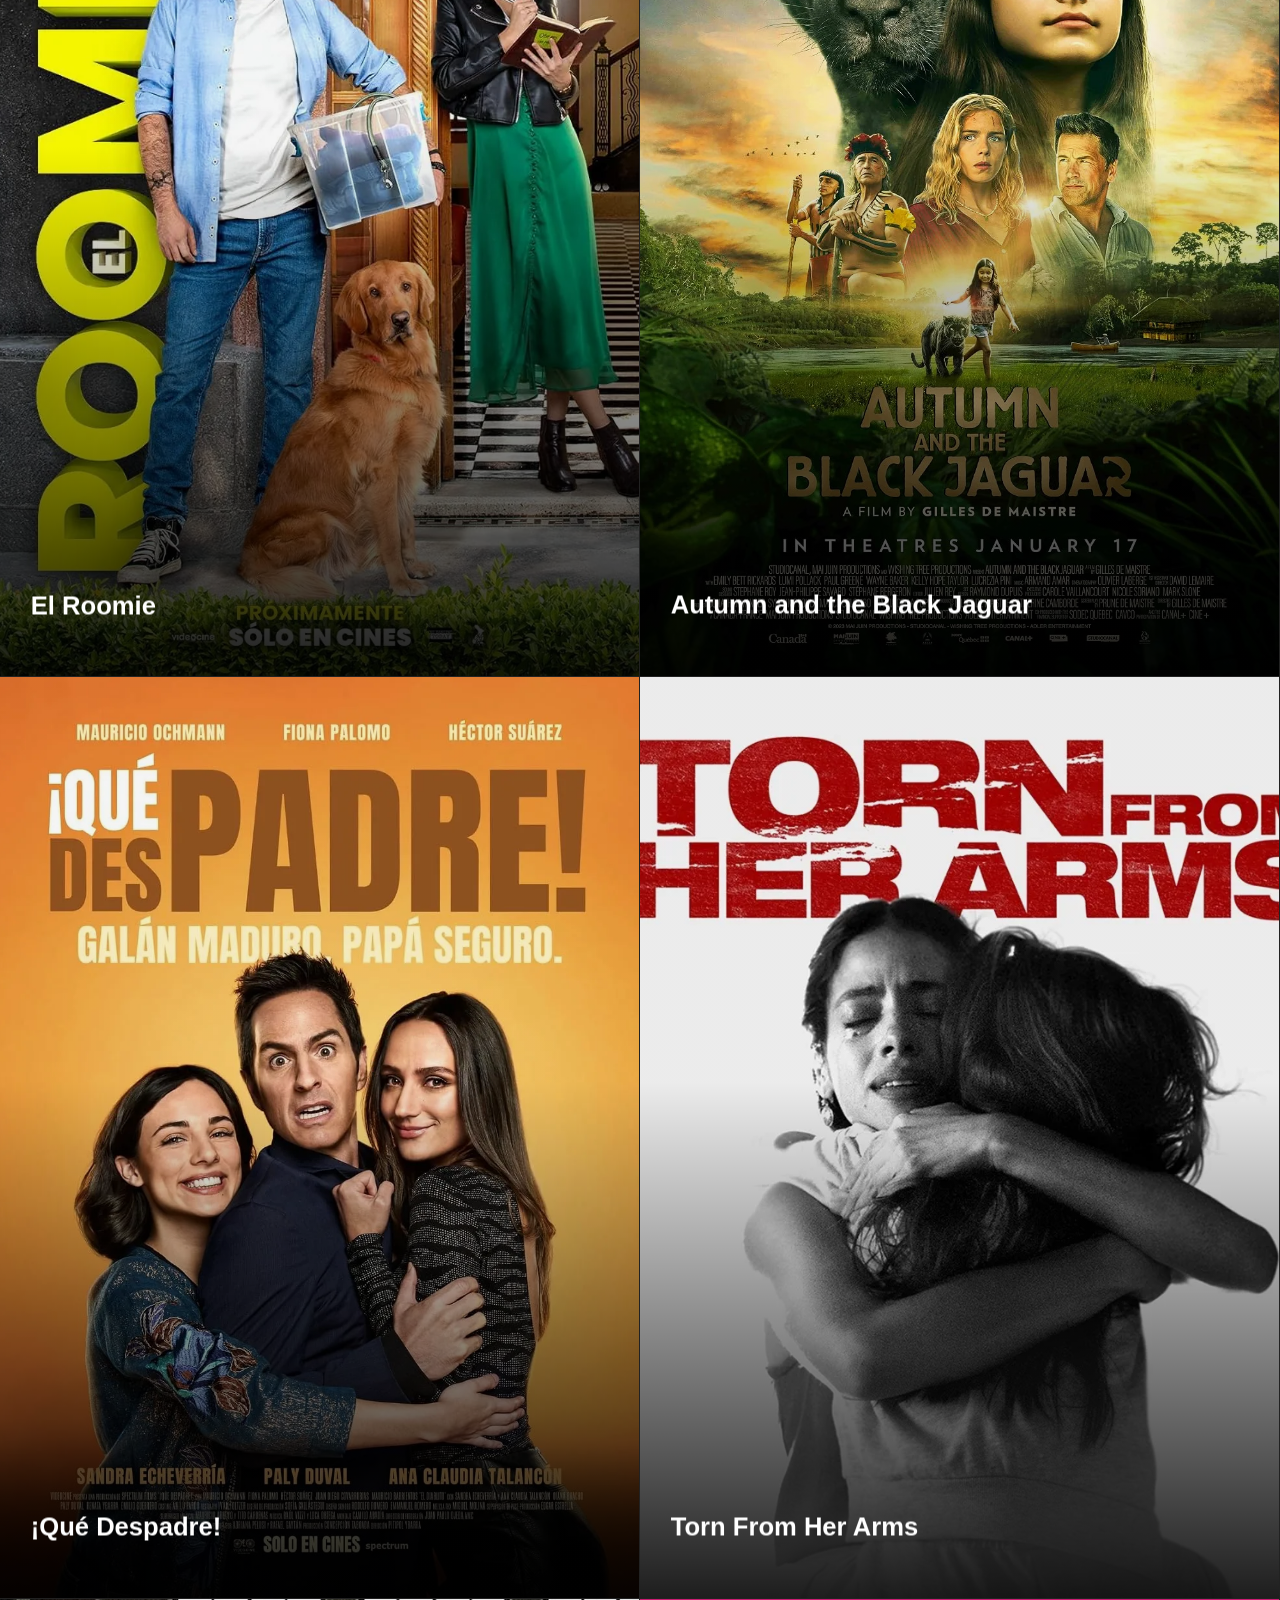
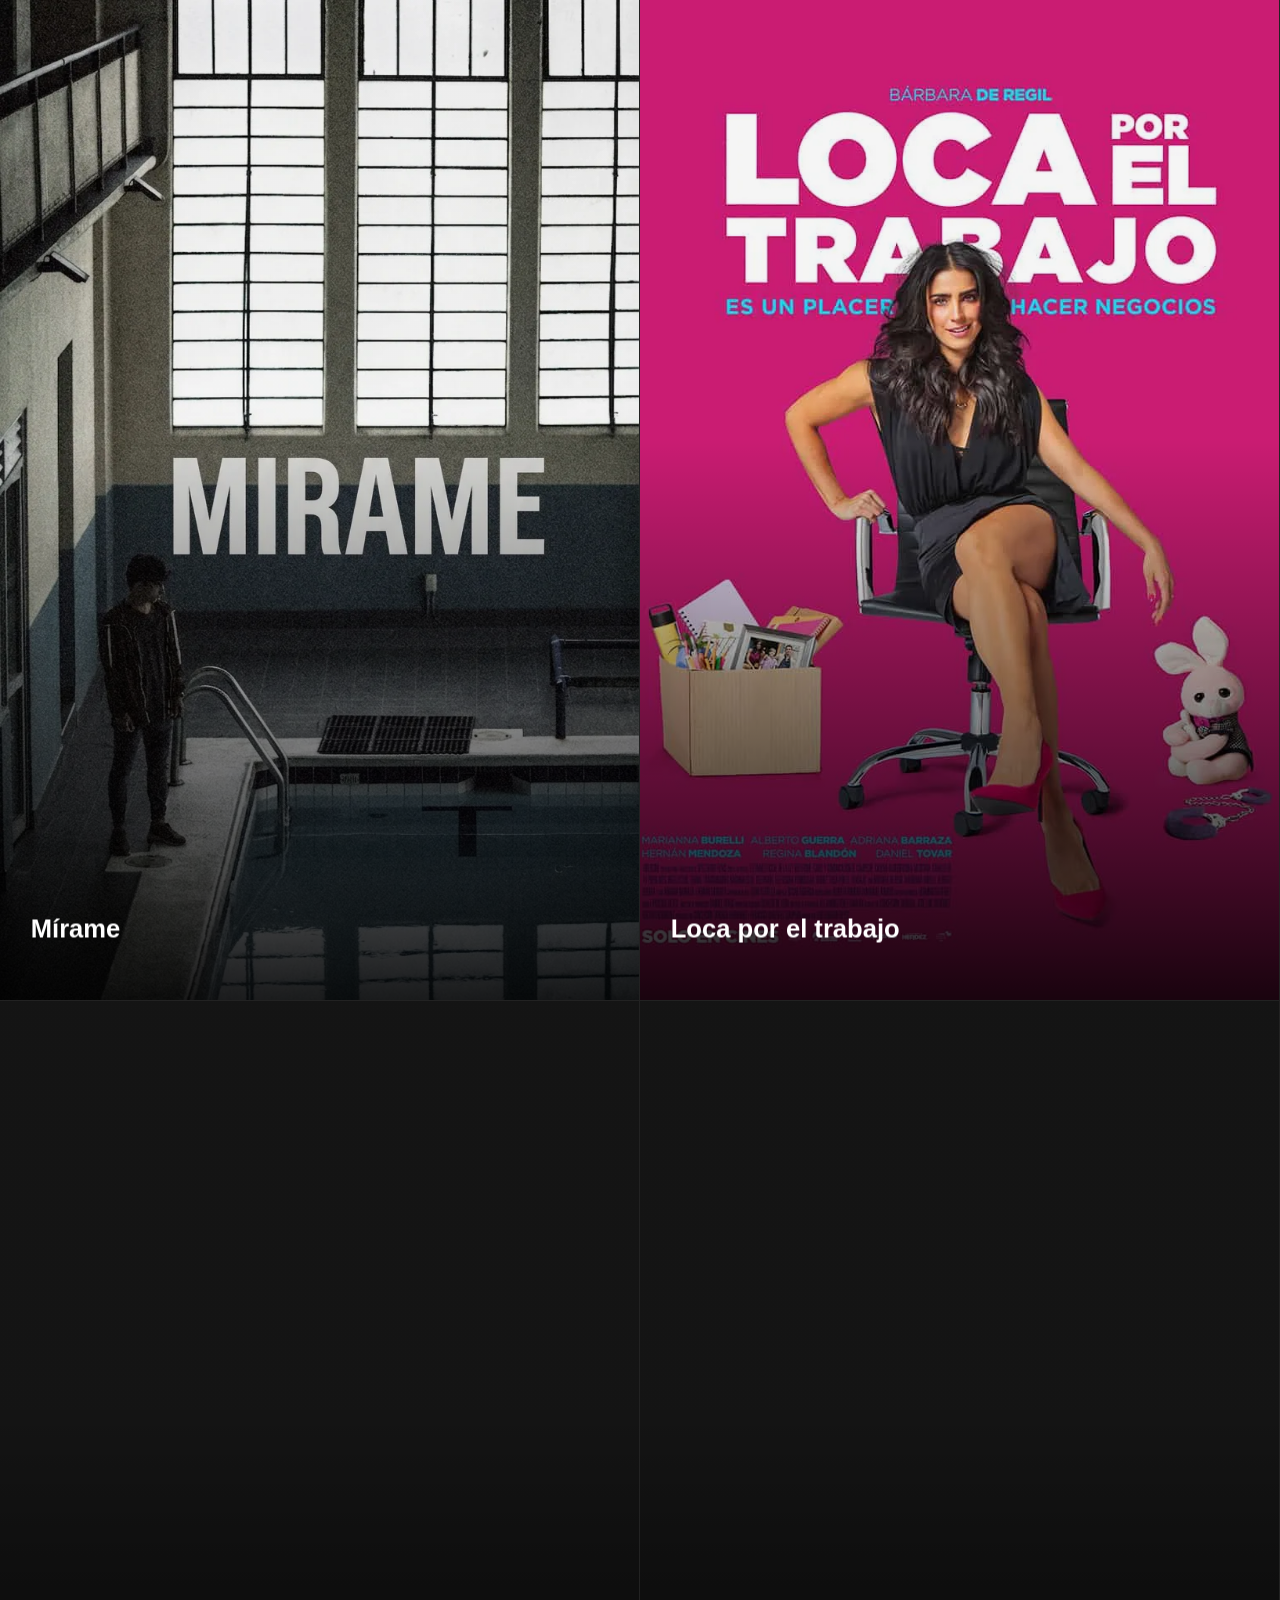
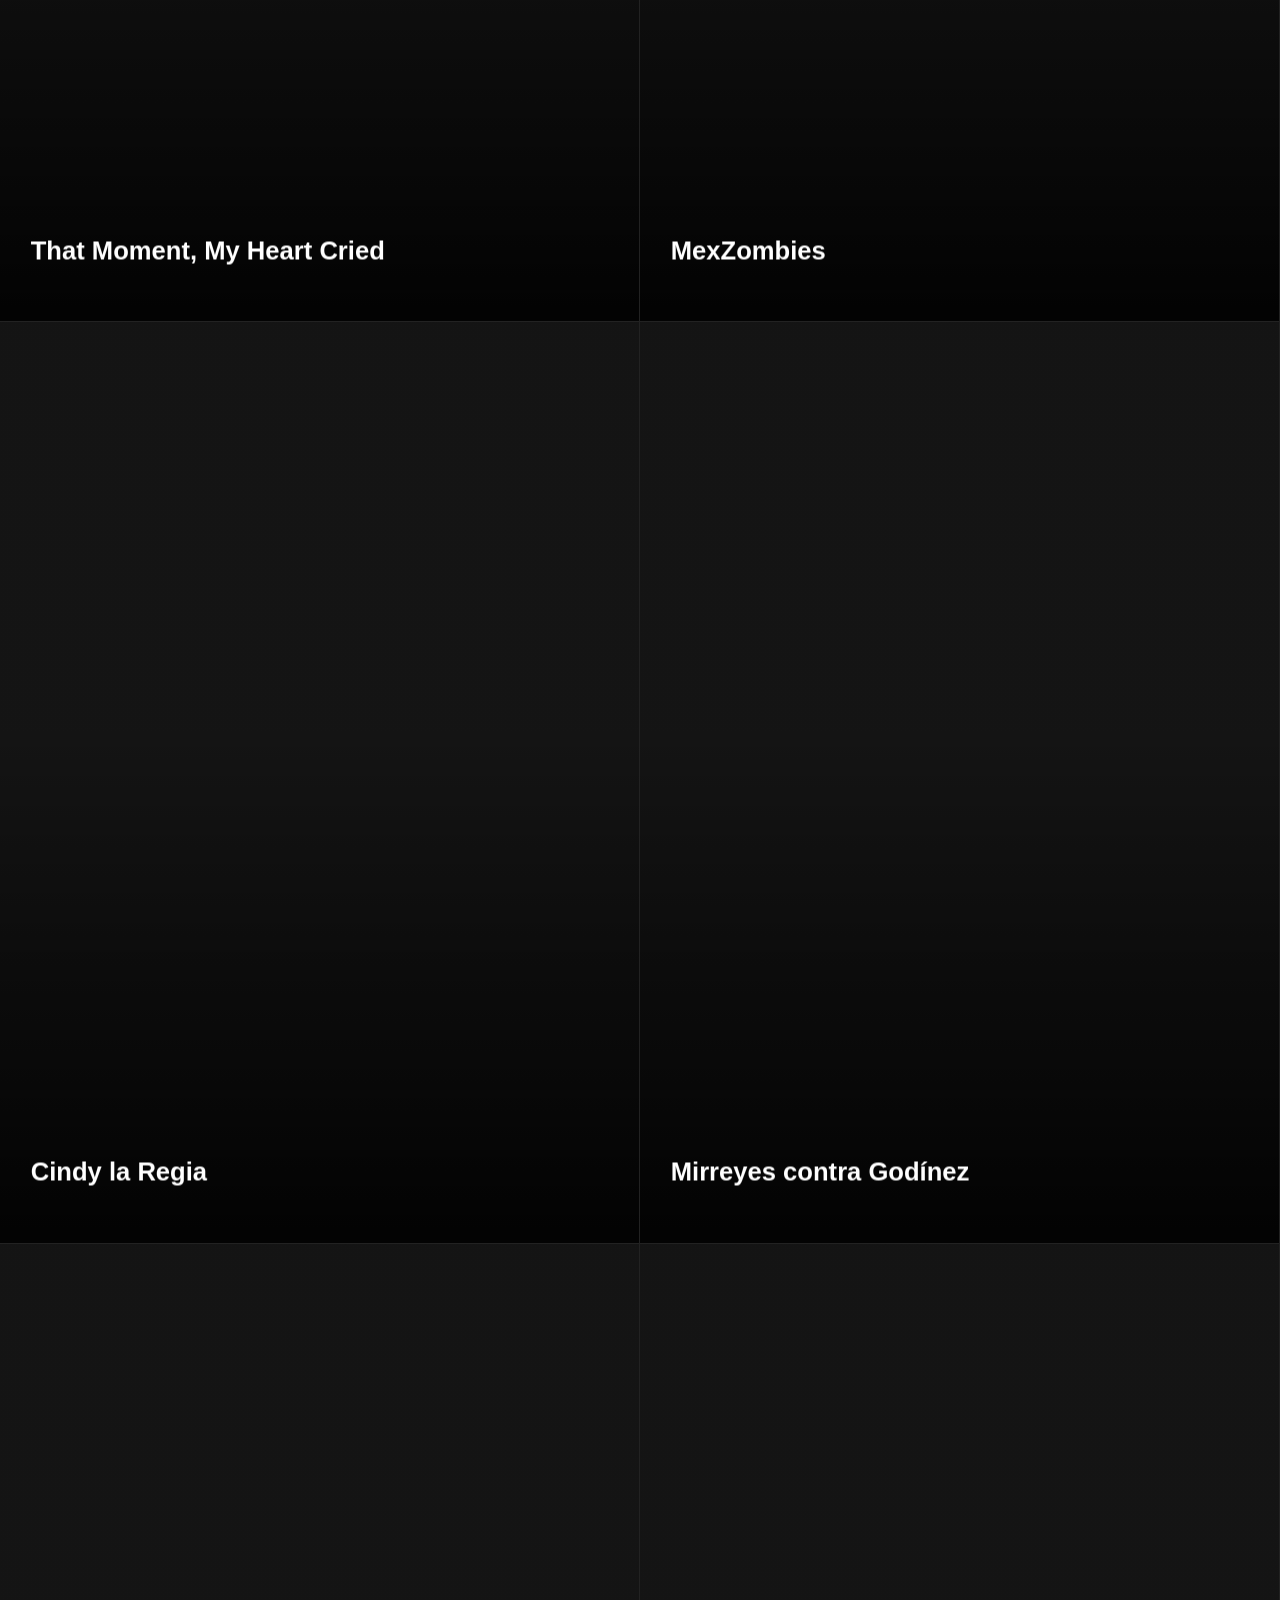
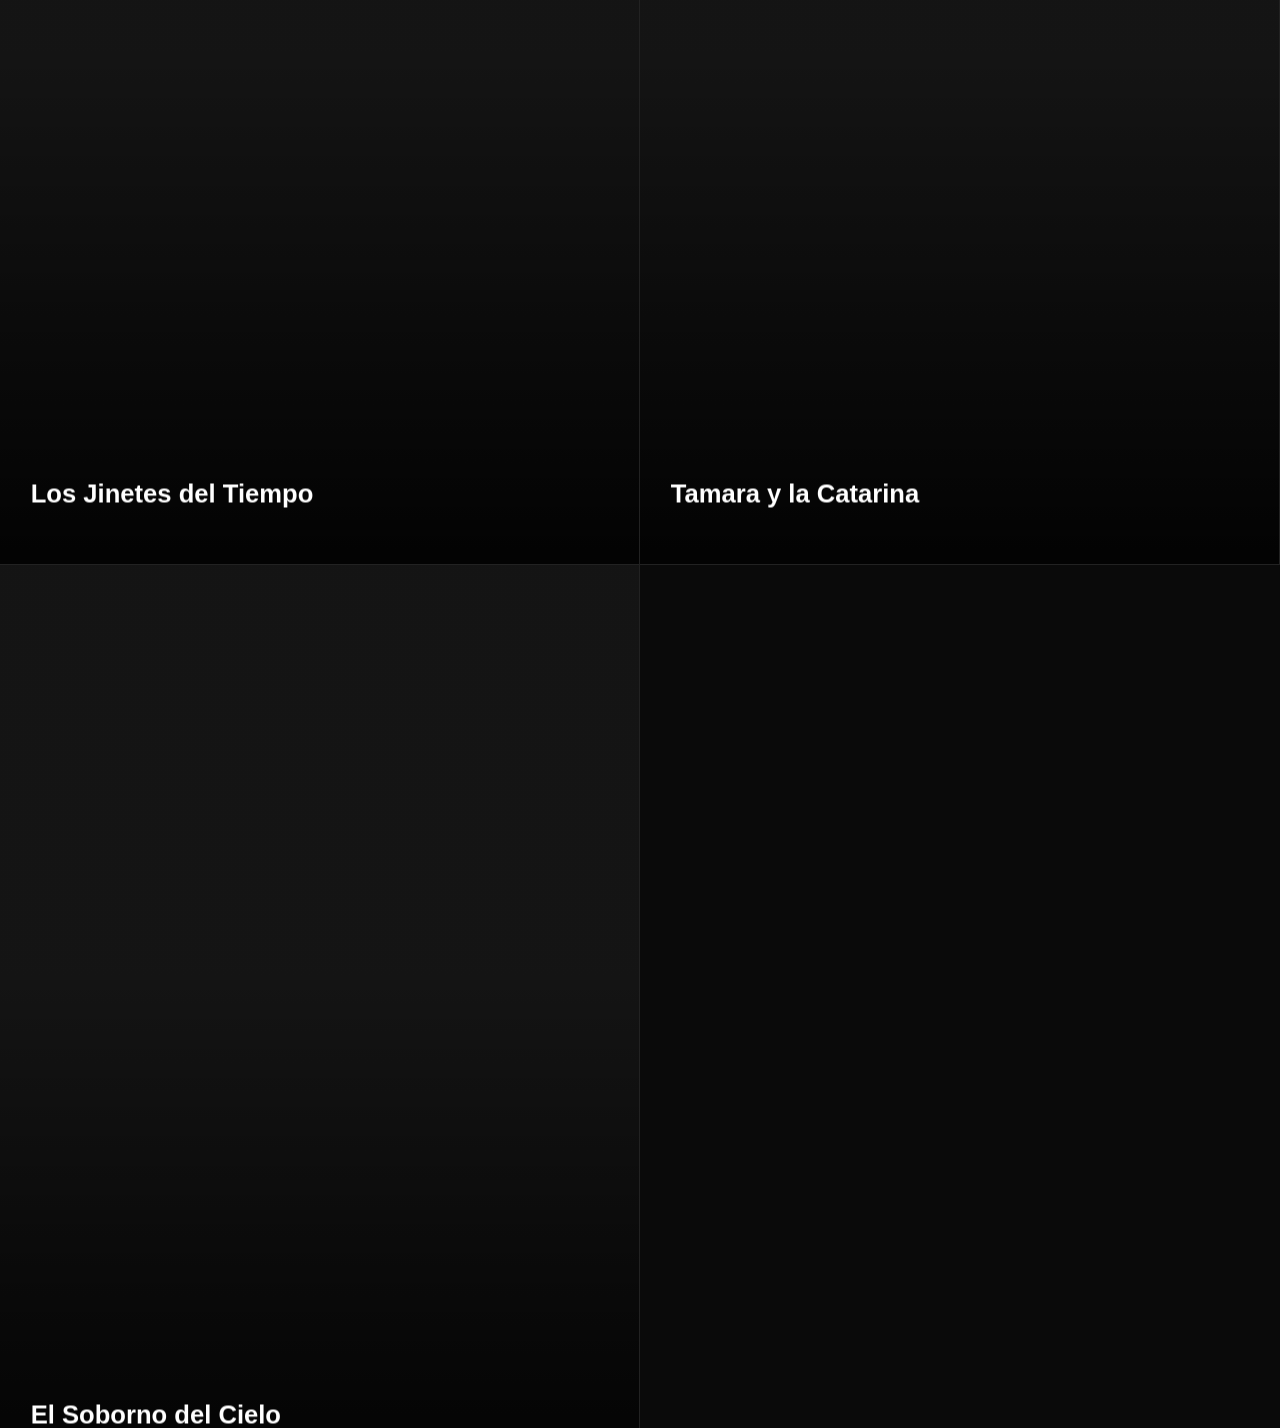
<file: proyectos/index.html>
<!doctype html><html lang="es-MX"><head><meta charset="utf-8"><meta name="viewport" content="width=device-width, initial-scale=1"><meta http-equiv="refresh" content="0; url=../peliculas/"><title>Películas | Spectrum Films</title><link rel="canonical" href="../peliculas/"></head><body><p><a href="../peliculas/">Ir a Películas</a></p></body></html>
</file>
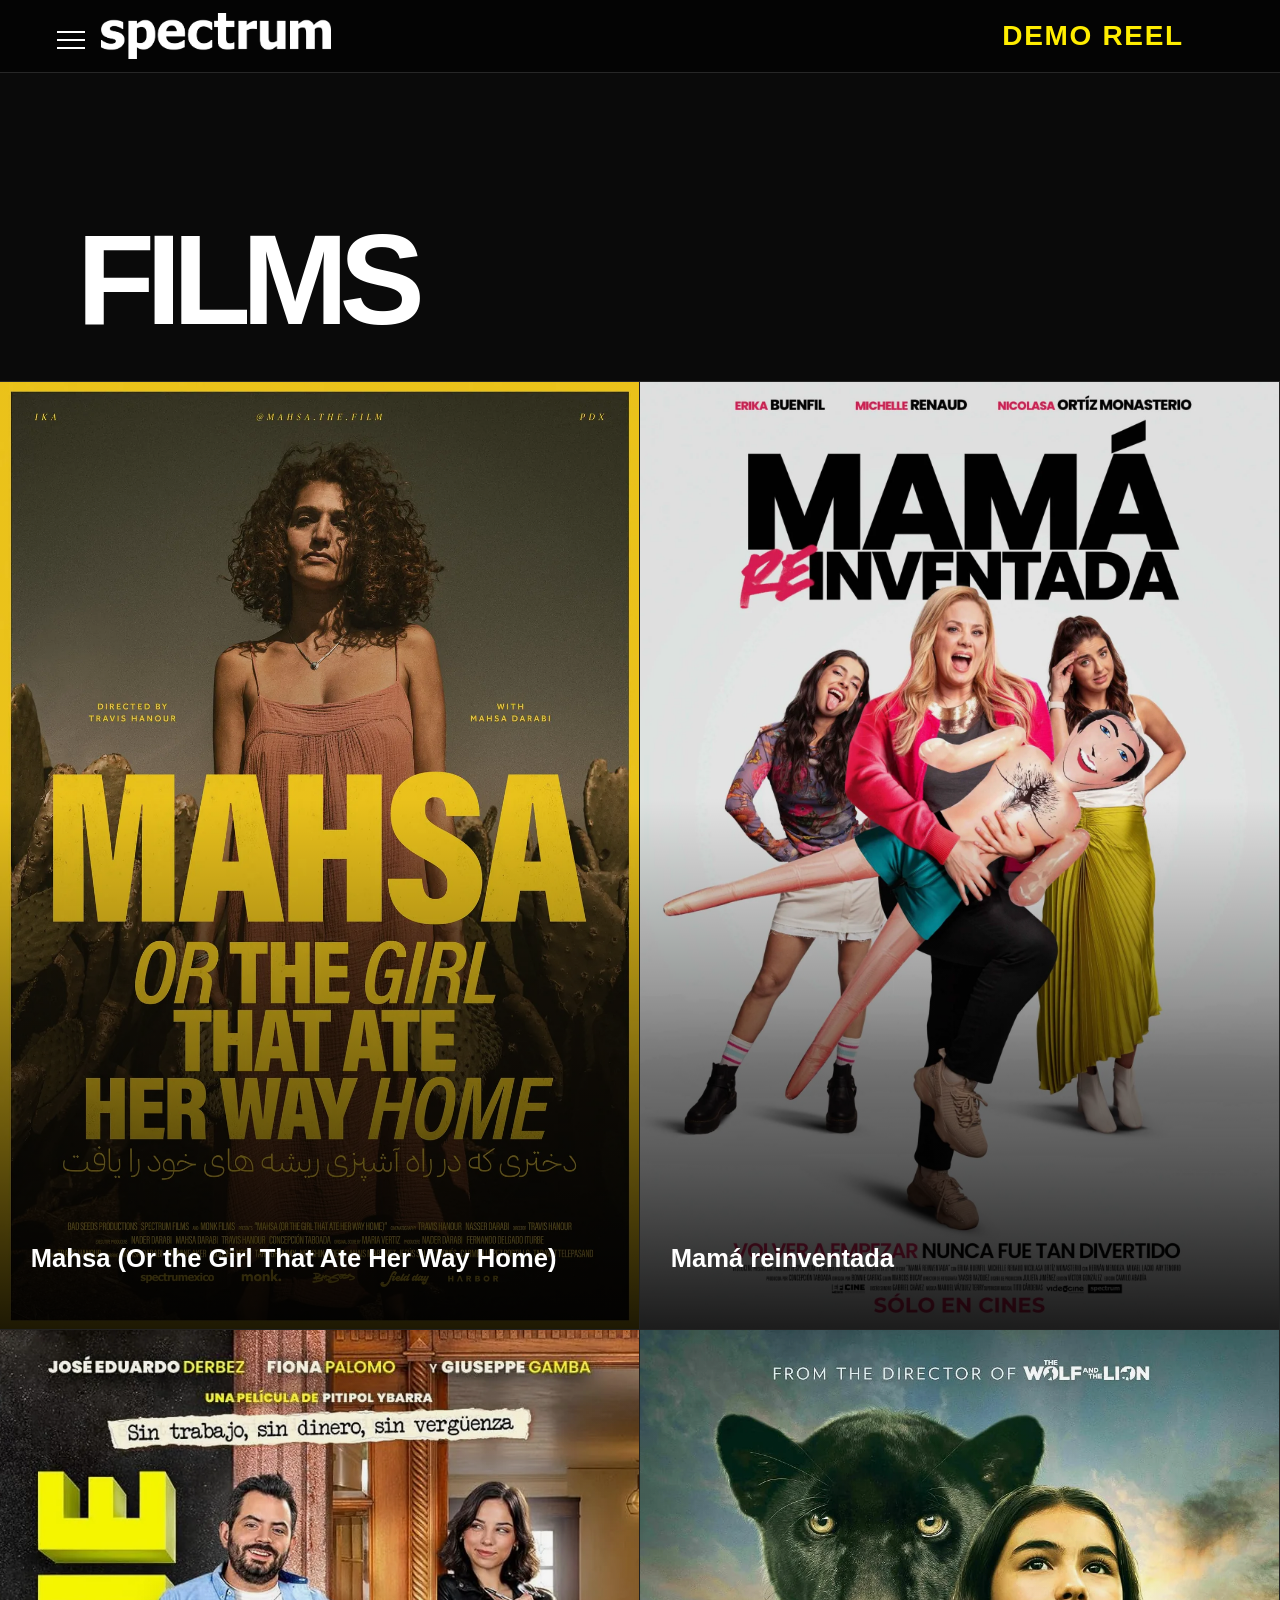
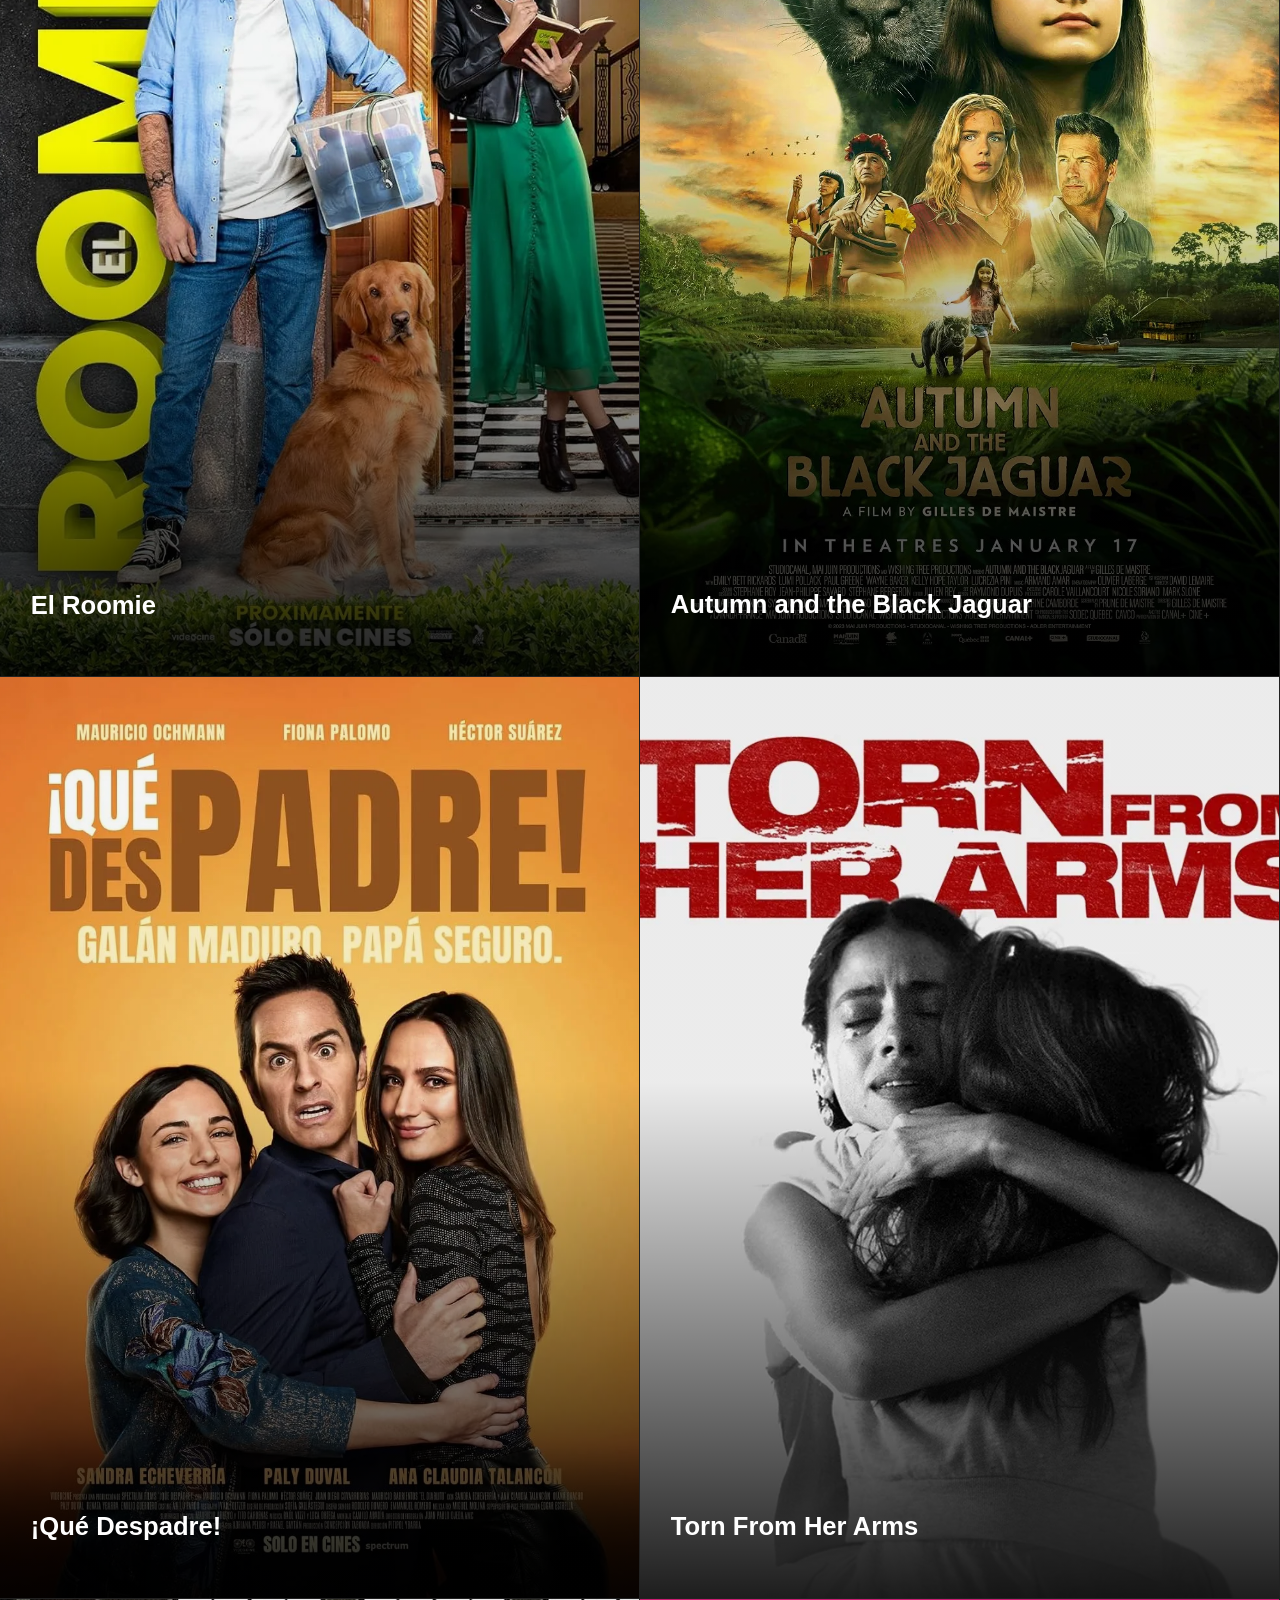
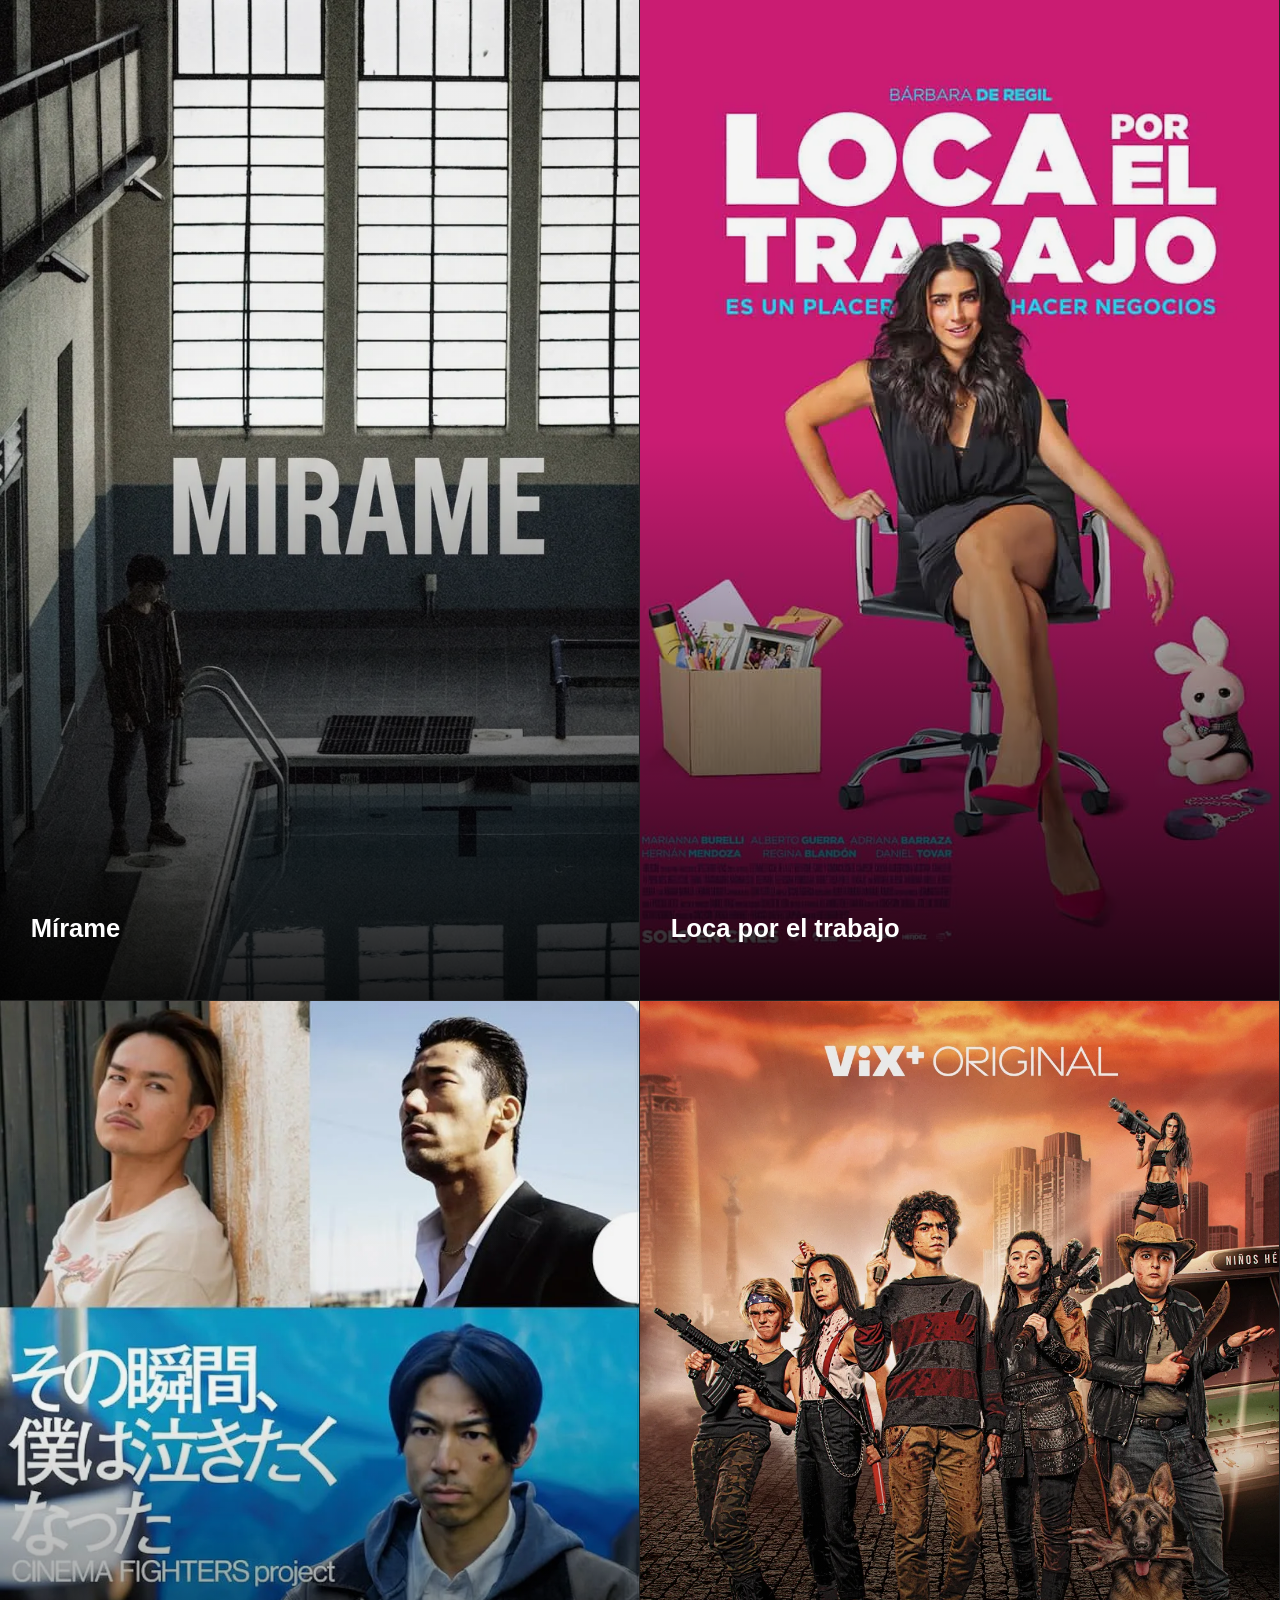
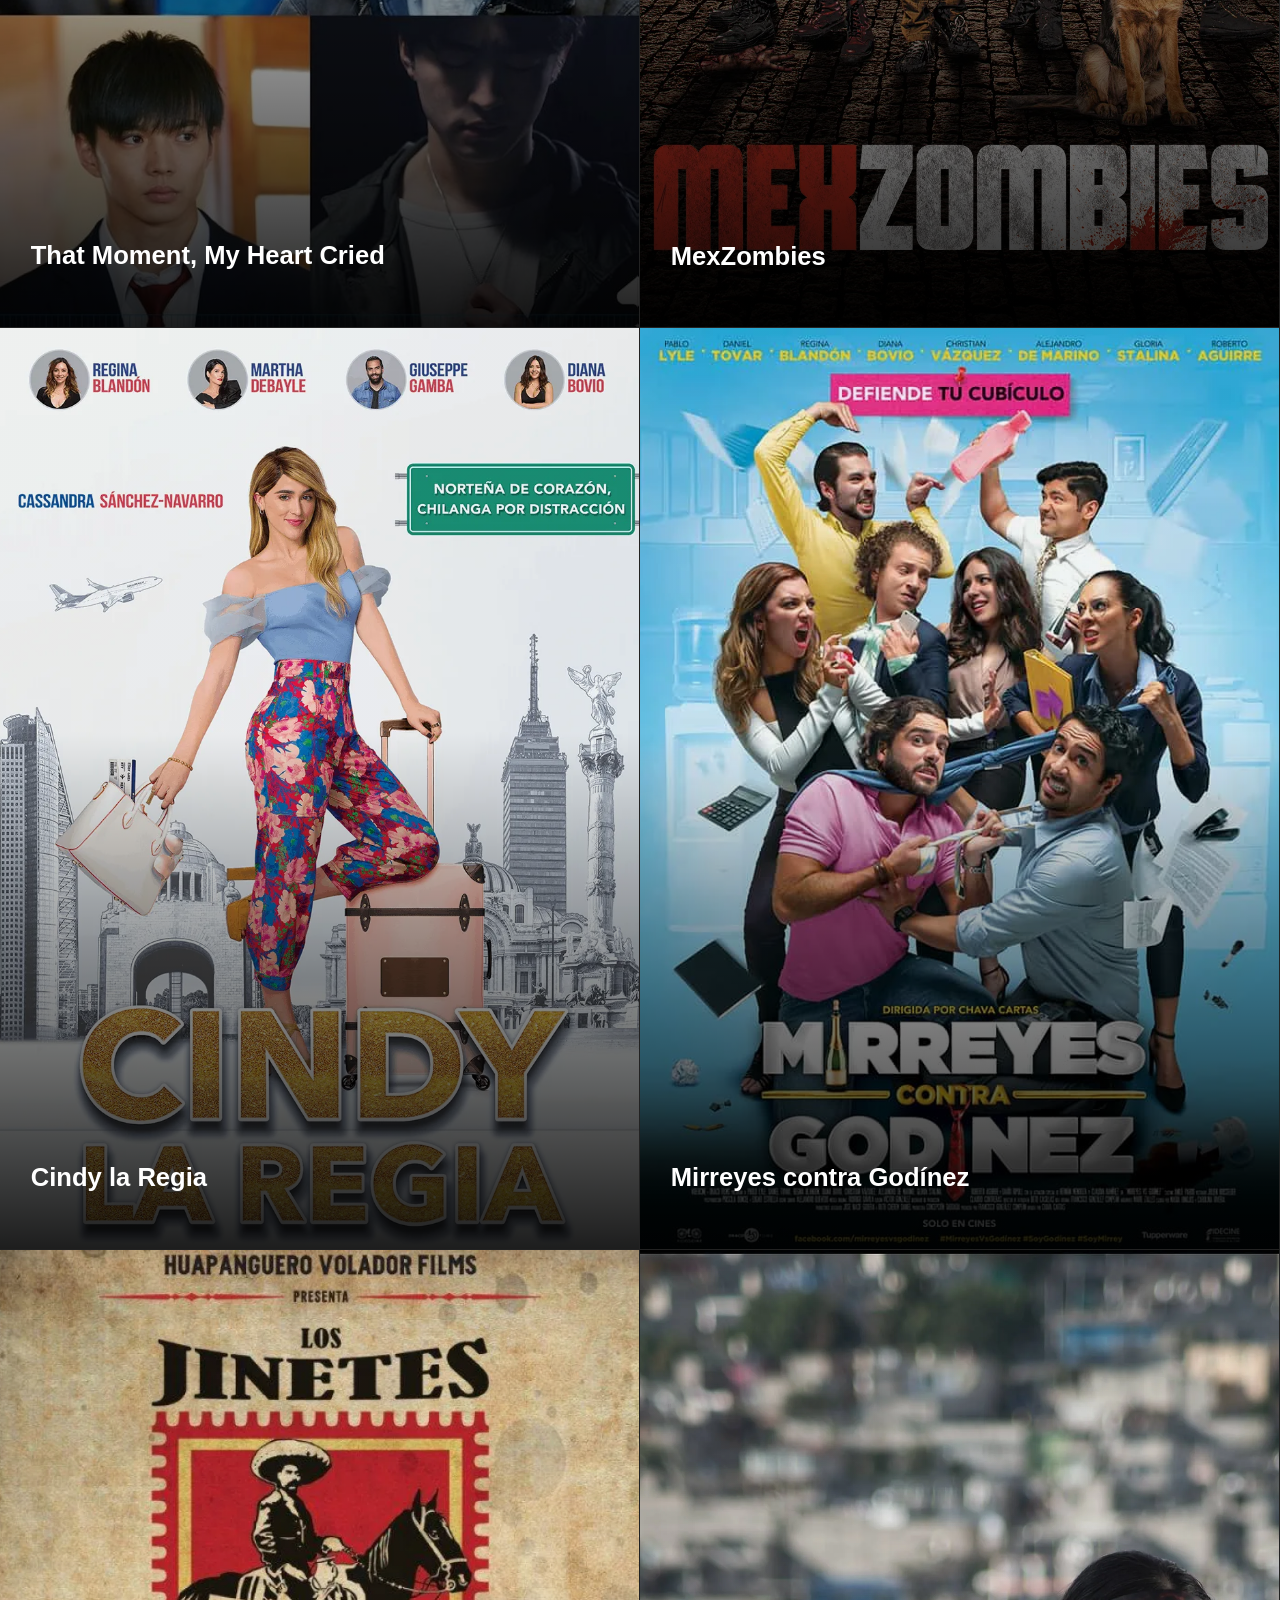
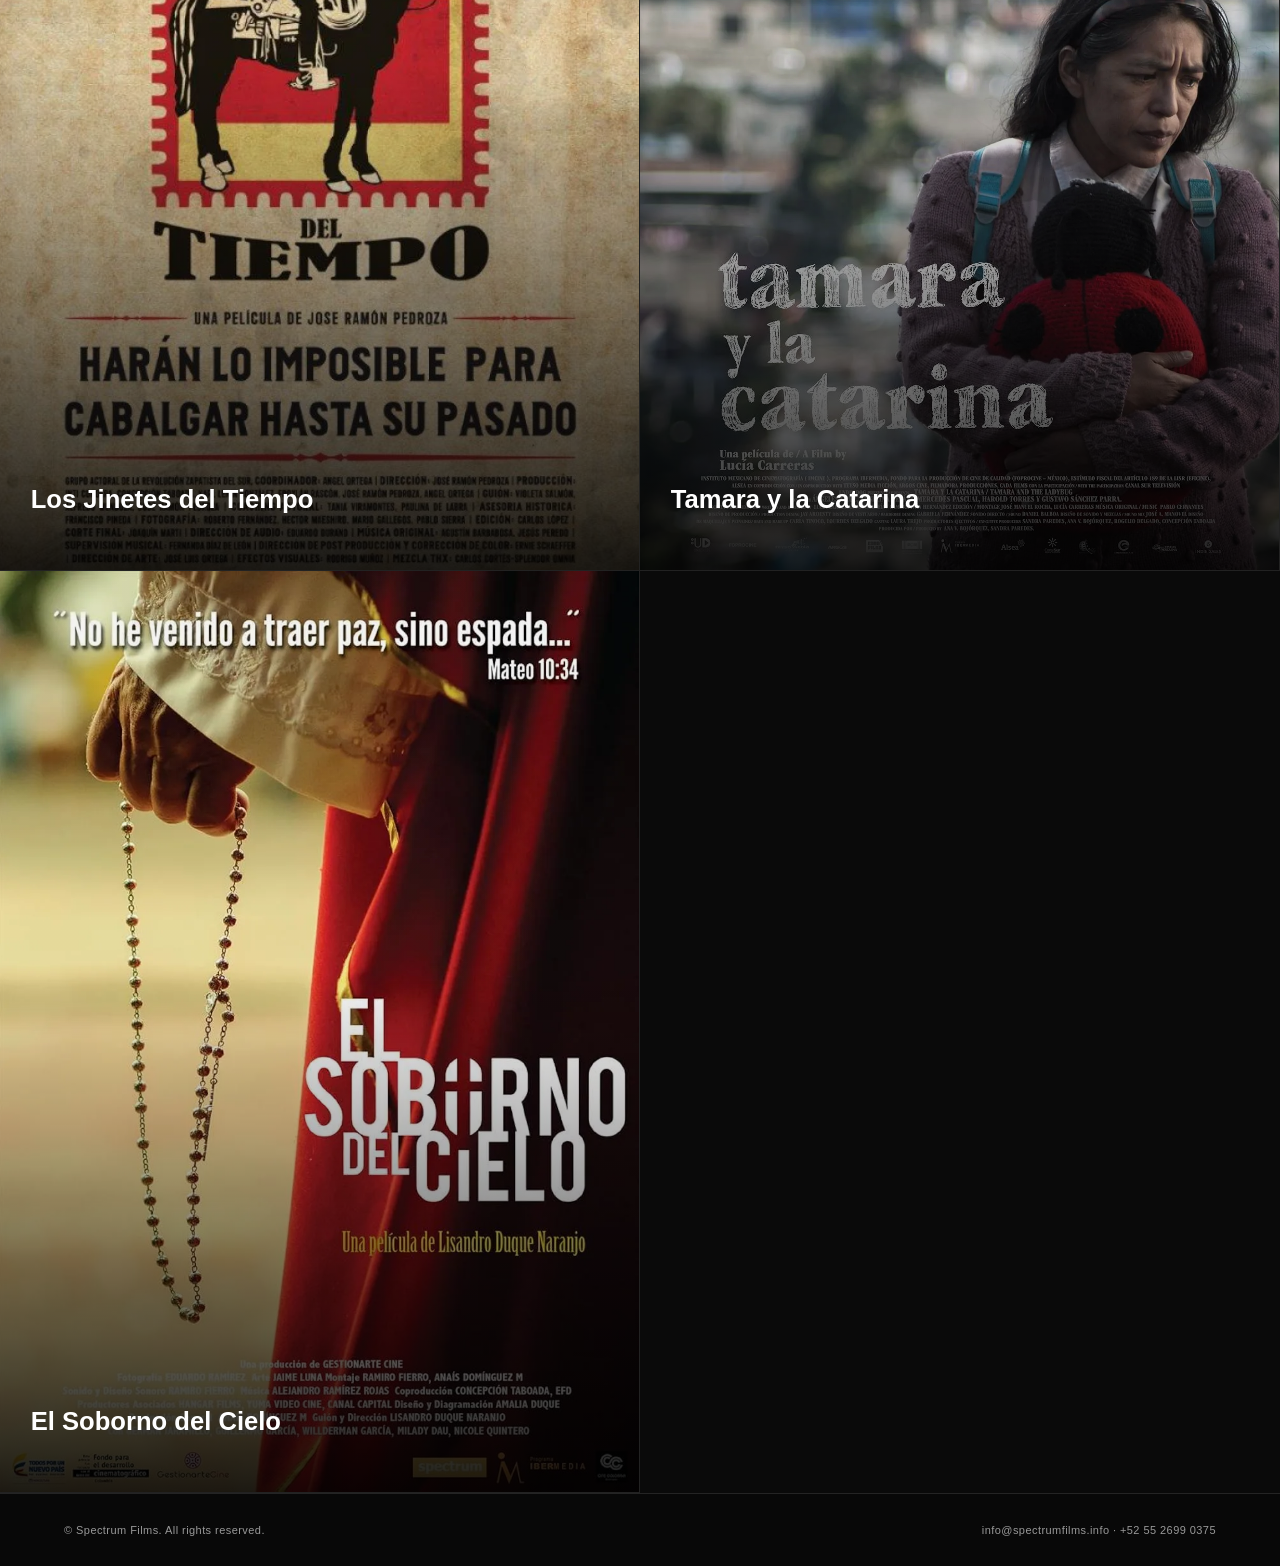
<file: en/films/index.html>
<!doctype html>
<html lang="en">
<head>
  <meta charset="utf-8">
  <meta name="viewport" content="width=device-width, initial-scale=1">
  <meta name="description" content="Films and productions by Spectrum Films.">
  <title>Films | Spectrum Films</title>
  <link rel="icon" href="../../assets/images/favicon.webp" sizes="32x32">
  <link rel="stylesheet" href="../../assets/css/site.css?v=3">
</head>
<body class="page-films">
  <a class="skip-link" href="#content">Skip to content</a>
  <header class="site-header">
    <button class="menu-toggle" type="button" aria-label="Open menu" aria-expanded="false"><span></span></button>
    <a class="brand" href="../home/" aria-label="Spectrum Films, home"><img src="../../assets/images/logo.webp" alt="Spectrum Films"></a>
    <nav aria-label="Main navigation"><ul class="nav-list">
      <li><a href="./" aria-current="page">Films</a></li><li><a href="../home/#about">About</a></li><li><a href="../home/#contact">Contact</a></li><li><a href="https://spectrummexico.co/" target="_blank" rel="noopener">Commercials</a></li><li><a href="../../peliculas/" lang="es">Español</a></li>
    </ul></nav>
    <a class="demo-reel" href="https://vimeo.com/reviews/0412dd1a-dcbc-4515-b9d0-47e93c6a137a/videos/1218151594" target="_blank" rel="noopener" data-vimeo="1218151594" data-vimeo-hash="5146b9c291" data-title="Demo Reel" aria-label="Watch Demo Reel">Demo Reel</a>
  </header>

  <main class="films-main" id="content">
    <header class="films-heading"><h1>Films</h1></header>
    <section class="film-grid" aria-label="Filmography">
      <article class="film-card"><img src="../../assets/images/posters/mahsa.webp" alt="Mahsa (Or the Girl That Ate Her Way Home) poster" loading="lazy"><div class="film-summary"><h2>Mahsa (Or the Girl That Ate Her Way Home)</h2><div class="film-detail"><p><strong>Director:</strong> Travis Hanour</p><p class="synopsis"><strong>Documentary:</strong> Mahsa Darabi embarks on a journey to find her way back to her Iranian roots through the common language of food.</p><button class="film-play" type="button" data-vimeo="1081829617" data-title="Mahsa (Or the Girl That Ate Her Way Home) — Trailer"><span class="play-icon"></span>Watch trailer</button></div></div></article>
      <article class="film-card"><img src="../../assets/images/posters/mama-reinventada.webp" alt="Mamá reinventada poster" loading="lazy"><div class="film-summary"><h2>Mamá reinventada</h2><div class="film-detail"><p><strong>Director:</strong> Bonnie Cartas</p><p class="synopsis"><strong>Comedy:</strong> After her father's death, Marina (Michelle Renaud), a content creator, asks her mother Patricia (Erika Buenfil) to move in with her and her roommate. Patricia believes she must behave like the widow she has become, but living with Marina makes her realize how much she still has left to do. Mother and daughter embark on a journey of reconnection, following a list and exploring a new world together.</p><button class="film-play" type="button" data-youtube="Y6clrrvV_YY" data-title="Mamá reinventada — Official trailer"><span class="play-icon"></span>Watch trailer</button></div></div></article>
      <article class="film-card"><img src="../../assets/images/posters/el_roomie_poster.webp" alt="El Roomie poster" loading="lazy"><div class="film-summary"><h2>El Roomie</h2><div class="film-detail"><p><strong>Director:</strong> Pitipol Ybarra</p><p class="synopsis"><strong>Comedy:</strong> Vivi is a young writer who needs a roommate to help pay the rent. She accepts Roy, a man accustomed to never paying for anything. Although Vivi realizes this, she lets him stay because he inspires her professionally.</p><button class="film-play" type="button" data-youtube="b0veOYvkKOk" data-title="El Roomie — Official trailer"><span class="play-icon"></span>Watch trailer</button></div></div></article>
      <article class="film-card"><img src="../../assets/images/posters/jaguar-autumn.webp" alt="Autumn and the Black Jaguar poster" loading="lazy"><div class="film-summary"><h2>Autumn and the Black Jaguar</h2><div class="film-detail"><p><strong>Director:</strong> Gilles de Maistre</p><p><strong>Prod. Co.:</strong> Mediawan (FR)</p><p><strong>Prod. Co. Mexico:</strong> Spectrum Films</p><p class="synopsis">A girl and a wild jaguar grow up together in the Amazon forest. Years later, she runs away from home to reunite with her friend.</p><button class="film-play" type="button" data-youtube="Y7wWZsTRr4I" data-title="Autumn and the Black Jaguar — Official trailer"><span class="play-icon"></span>Watch trailer</button></div></div></article>
      <article class="film-card"><img src="../../assets/images/posters/que-despadre.webp" alt="¡Qué Despadre! poster" loading="lazy"><div class="film-summary"><h2>¡Qué Despadre!</h2><div class="film-detail"><p><strong>Director:</strong> Pitipol Ybarra</p><p><strong>Prod. Co.:</strong> Spectrum Films</p><p class="synopsis">A forty-year-old partygoer discovers he has a daughter and is about to become a grandfather.</p><button class="film-play" type="button" data-vimeo="794577033" data-title="¡Qué Despadre!"><span class="play-icon"></span>Watch video</button></div></div></article>
      <article class="film-card"><img src="../../assets/images/posters/torn-from-her-arms.webp" alt="Torn From Her Arms poster" loading="lazy"><div class="film-summary"><h2>Torn From Her Arms</h2><div class="film-detail"><p><strong>Director:</strong> Alan Jonsson</p><p><strong>Prod. Co.:</strong> AMPC (US)</p><p><strong>Prod. Co. Mexico:</strong> Spectrum Films</p><p class="synopsis">A true story of a mother and daughter separated at the U.S. border who must find their way back to each other.</p><button class="film-play" type="button" data-vimeo="794577051" data-title="Torn From Her Arms"><span class="play-icon"></span>Watch video</button></div></div></article>
      <article class="film-card"><img src="../../assets/images/posters/mirame.webp" alt="Mírame poster" loading="lazy"><div class="film-summary"><h2>Mírame</h2><div class="film-detail"><p><strong>Director:</strong> Pavel Cantú</p><p><strong>Prod. Co.:</strong> Spectrum Films</p><p class="synopsis">After taking possession of his late father's watch, Lalo is haunted by the ghost of a young woman.</p><button class="film-play" type="button" data-vimeo="808419521" data-title="Mírame"><span class="play-icon"></span>Watch video</button></div></div></article>

      <article class="film-card"><img src="../../assets/images/posters/loca-por-el-trabajo.webp" alt="Loca por el trabajo poster" loading="lazy"><div class="film-summary"><h2>Loca por el trabajo</h2><div class="film-detail"><p><strong>Director:</strong> Luis Eduardo Reyes</p><p><strong>Prod. Co.:</strong> Spectrum Films</p><p class="synopsis">A workaholic executive loses everything and finds an unexpected new direction through a new friendship.</p><button class="film-play" type="button" data-vimeo="315797044" data-title="Loca por el trabajo"><span class="play-icon"></span>Watch video</button></div></div></article>
      <article class="film-card"><img src="../../assets/images/posters/that-moment.webp" alt="That Moment, My Heart Cried poster" loading="lazy"><div class="film-summary"><h2>That Moment, My Heart Cried</h2><div class="film-detail"><p><strong>Director:</strong> Daishi Matsunaga</p><p><strong>Prod. Co.:</strong> Cinema Fighter (JAP)</p><p><strong>Prod. Co. Mexico:</strong> Spectrum Films</p><p class="synopsis">A young Japanese volunteer in Mexico receives an unforgettable lesson from South American immigrants.</p><button class="film-play" type="button" data-vimeo="794577092" data-title="That Moment, My Heart Cried"><span class="play-icon"></span>Watch video</button></div></div></article>
      <article class="film-card"><img src="../../assets/images/posters/mexzombies.webp" alt="MexZombies poster" loading="lazy"><div class="film-summary"><h2>MexZombies</h2><div class="film-detail"><p><strong>Director:</strong> Chava Cartas</p><p><strong>Prod. Co.:</strong> Draco Films</p><p><strong>Producer:</strong> C. Taboada</p><p class="synopsis">A group of teenagers must face a zombie apocalypse and help restore order.</p><button class="film-play" type="button" data-vimeo="799289360" data-title="MexZombies"><span class="play-icon"></span>Watch video</button></div></div></article>
      <article class="film-card"><img src="../../assets/images/posters/cindy-la-regia.webp" alt="Cindy la Regia poster" loading="lazy"><div class="film-summary"><h2>Cindy la Regia</h2><div class="film-detail"><p><strong>Directors:</strong> Catalina Aguilar Mastretta and Santiago Limón</p><p><strong>Prod. Co.:</strong> Draco Films</p><p><strong>Producer:</strong> C. Taboada</p><p class="synopsis">Cindy runs away to Mexico City, where new friends reveal possibilities she had never imagined.</p><button class="film-play" type="button" data-vimeo="808419352" data-title="Cindy la Regia"><span class="play-icon"></span>Watch video</button></div></div></article>

      <article class="film-card"><img src="../../assets/images/posters/mirreyes-vs-godinez.webp" alt="Mirreyes contra Godínez poster" loading="lazy"><div class="film-summary"><h2>Mirreyes contra Godínez</h2><div class="film-detail"><p><strong>Director:</strong> Chava Cartas</p><p><strong>Prod. Co.:</strong> Draco Films</p><p><strong>Producer:</strong> C. Taboada</p><p class="synopsis">A dedicated office worker must confront the company owner's spoiled but big-hearted son.</p><button class="film-play" type="button" data-vimeo="794573719" data-title="Mirreyes contra Godínez"><span class="play-icon"></span>Watch video</button></div></div></article>
      <article class="film-card"><img src="../../assets/images/posters/los-jinetes-del-tiempo.webp" alt="Los Jinetes del Tiempo poster" loading="lazy"><div class="film-summary"><h2>Los Jinetes del Tiempo</h2><div class="film-detail"><p><strong>Director:</strong> José Ramón Pedroza</p><p><strong>Prod. Co.:</strong> Huapanguero Volador</p><p><strong>Producer:</strong> C. Taboada</p><p class="synopsis">A documentary about Zapata and Pancho Villa's 1914 journey to take Mexico City.</p><button class="film-play" type="button" data-vimeo="808419385" data-title="Los Jinetes del Tiempo"><span class="play-icon"></span>Watch video</button></div></div></article>
      <article class="film-card"><img src="../../assets/images/posters/tamara-y-la-catarina.webp" alt="Tamara y la Catarina poster" loading="lazy"><div class="film-summary"><h2>Tamara y la Catarina</h2><div class="film-detail"><p><strong>Prod. Co.:</strong> Underdog</p><p><strong>Co-Prod. Co.:</strong> Spectrum Films</p><p class="synopsis">A story about feminine solidarity in Mexico City as two lonely women try to return a baby.</p><button class="film-play" type="button" data-vimeo="250518139" data-title="Tamara y la Catarina"><span class="play-icon"></span>Watch video</button></div></div></article>
      <article class="film-card"><img src="../../assets/images/posters/el-soborno-del-cielo.webp" alt="El Soborno del Cielo poster" loading="lazy"><div class="film-summary"><h2>El Soborno del Cielo</h2><div class="film-detail"><p><strong>Director:</strong> Lisandro Duque Naranjo</p><p><strong>Prod. Co.:</strong> Spectrum Films</p><p class="synopsis">A priest's refusal to administer the sacraments brings all the secrets of a small town to light.</p><button class="film-play" type="button" data-vimeo="808419582" data-title="El Soborno del Cielo"><span class="play-icon"></span>Watch video</button></div></div></article>
    </section>
  </main>

  <footer class="site-footer"><span>© Spectrum Films. All rights reserved.</span><span>info@spectrumfilms.info · +52 55 2699 0375</span></footer>
  <div class="video-modal" role="dialog" aria-modal="true" aria-label="Video player" aria-hidden="true"><button class="modal-close" type="button" aria-label="Close">×</button><div class="video-frame"></div></div>
  <script src="../../assets/js/site.js?v=2"></script>
</body>
</html>
</file>
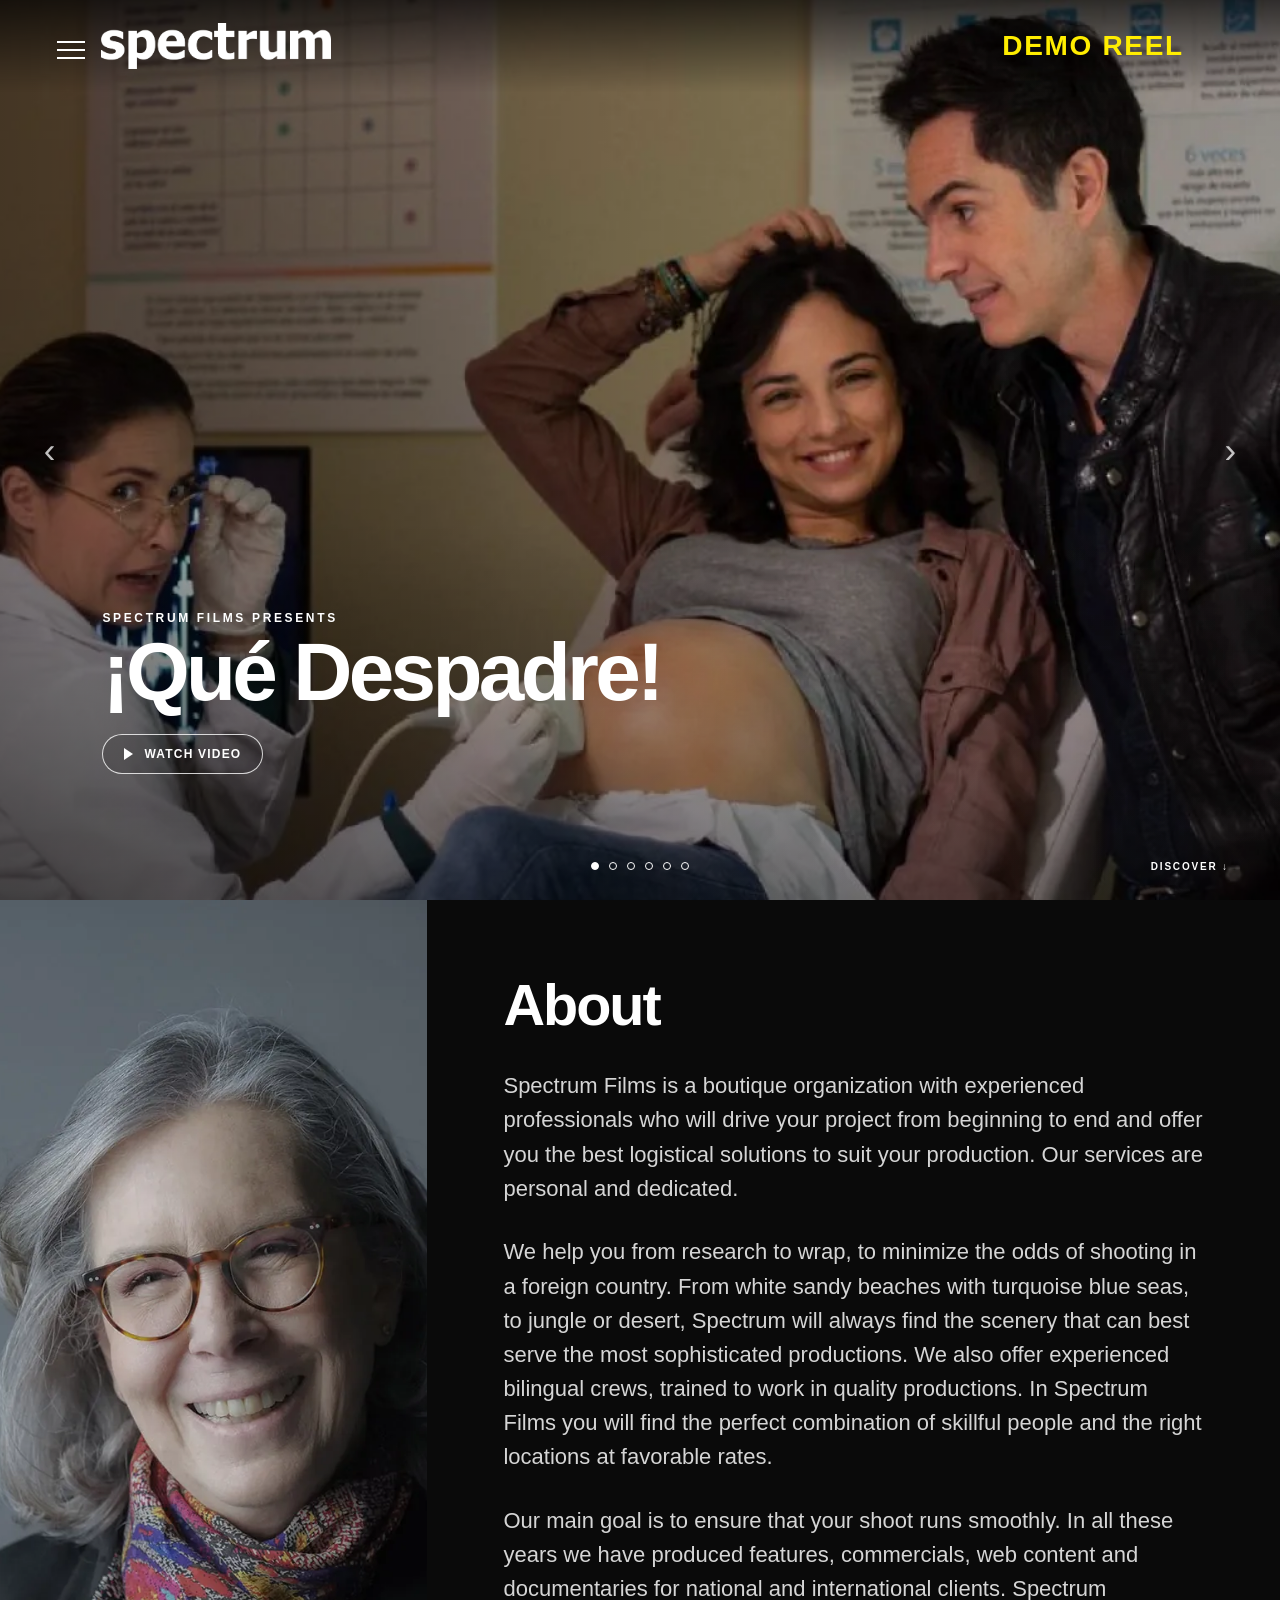
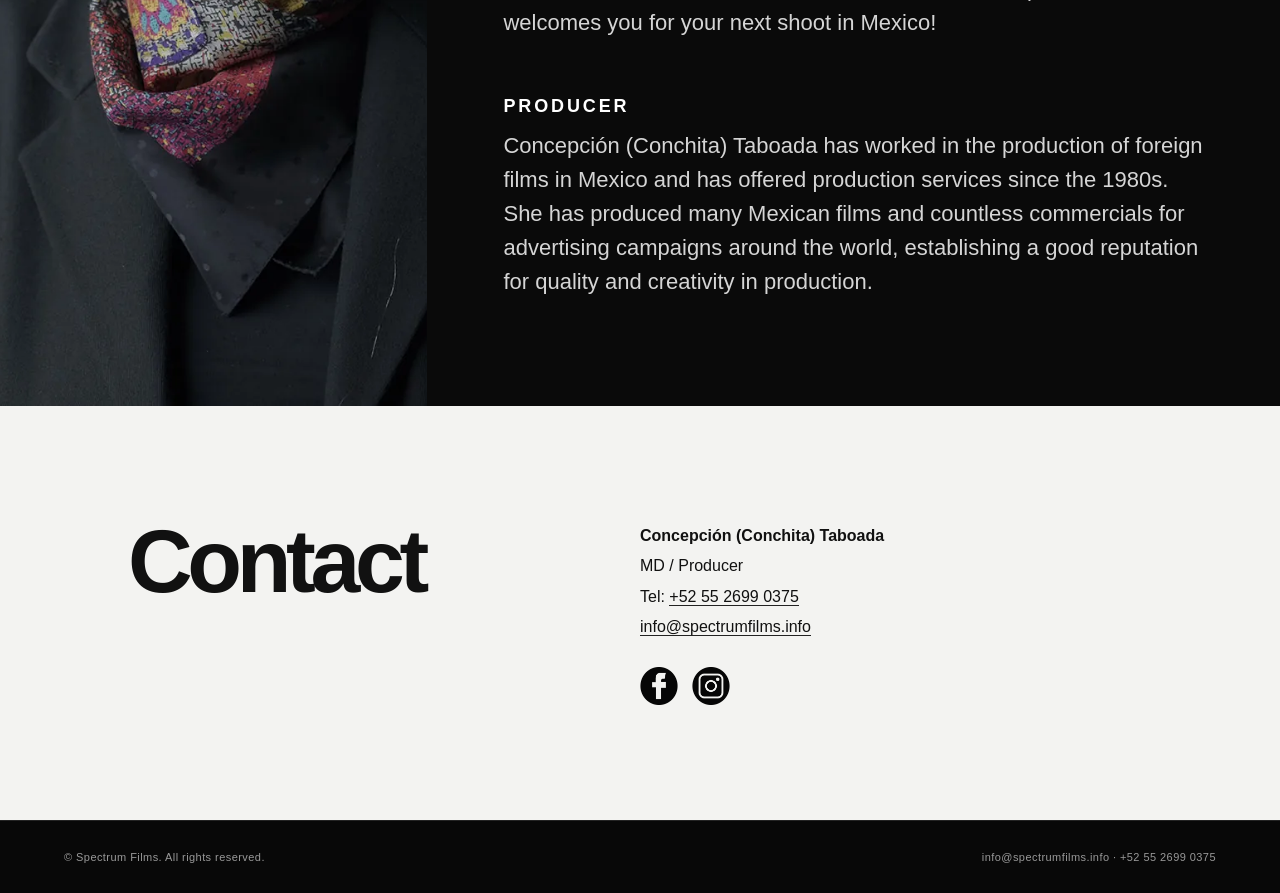
<file: en/home/index.html>
<!doctype html>
<html lang="en">
<head>
  <meta charset="utf-8">
  <meta name="viewport" content="width=device-width, initial-scale=1">
  <meta name="description" content="Spectrum Films, boutique production company and production services in Mexico.">
  <title>Spectrum Films | Production services in Mexico</title>
  <link rel="icon" href="../../assets/images/favicon.webp" sizes="32x32">
  <link rel="stylesheet" href="../../assets/css/site.css?v=3">
</head>
<body class="page-home">
  <a class="skip-link" href="#content">Skip to content</a>
  <header class="site-header">
    <button class="menu-toggle" type="button" aria-label="Open menu" aria-expanded="false"><span></span></button>
    <a class="brand" href="./" aria-label="Spectrum Films, home"><img src="../../assets/images/logo.webp" alt="Spectrum Films"></a>
    <nav aria-label="Main navigation">
      <ul class="nav-list">
        <li><a href="../films/">Films</a></li>
        <li><a href="#about">About</a></li>
        <li><a href="#contact">Contact</a></li>
        <li><a href="https://spectrummexico.co/" target="_blank" rel="noopener">Commercials</a></li>
        <li><a href="../../" lang="es">Español</a></li>
      </ul>
    </nav>
    <a class="demo-reel" href="https://vimeo.com/reviews/0412dd1a-dcbc-4515-b9d0-47e93c6a137a/videos/1218151594" target="_blank" rel="noopener" data-vimeo="1218151594" data-vimeo-hash="5146b9c291" data-title="Demo Reel" aria-label="Watch Demo Reel">Demo Reel</a>
  </header>

  <main id="content">
    <section class="hero" aria-label="Featured productions">
      <article class="hero-slide is-active" aria-hidden="false"><img src="../../assets/images/slider/que-despadre.webp" alt="Scene from Qué Despadre: a young woman having an ultrasound"><div class="hero-copy"><p class="hero-kicker">Spectrum Films presents</p><h1>¡Qué Despadre!</h1><button class="play-link" type="button" data-vimeo="794577033" data-title="¡Qué Despadre!"><span class="play-icon"></span>Watch video</button></div></article>
      <article class="hero-slide" aria-hidden="true"><img src="../../assets/images/slider/mirame.webp" alt="Scene from Mírame"><div class="hero-copy"><p class="hero-kicker">A Spectrum Films production</p><h1>Mírame</h1><button class="play-link" type="button" data-vimeo="808419521" data-title="Mírame"><span class="play-icon"></span>Watch video</button></div></article>
      <article class="hero-slide" aria-hidden="true"><img src="../../assets/images/slider/torn-from-her-arms.webp" alt="Scene from Torn From Her Arms"><div class="hero-copy"><p class="hero-kicker">Production services Mexico</p><h1>Torn From Her Arms</h1><button class="play-link" type="button" data-vimeo="794577051" data-title="Torn From Her Arms"><span class="play-icon"></span>Watch video</button></div></article>
      <article class="hero-slide" aria-hidden="true"><img src="../../assets/images/slider/loca-por-el-trabajo.webp" alt="Scene from Loca por el trabajo"><div class="hero-copy"><p class="hero-kicker">Spectrum Films presents</p><h1>Loca por el trabajo</h1><button class="play-link" type="button" data-vimeo="315797044" data-title="Loca por el trabajo"><span class="play-icon"></span>Watch video</button></div></article>
      <article class="hero-slide" aria-hidden="true"><img src="../../assets/images/slider/that-moment.webp" alt="Scene from That Moment, My Heart Cried"><div class="hero-copy"><p class="hero-kicker">Production services Mexico</p><h1>That Moment, My Heart Cried</h1><button class="play-link" type="button" data-vimeo="794577092" data-title="That Moment, My Heart Cried"><span class="play-icon"></span>Watch video</button></div></article>
      <article class="hero-slide" aria-hidden="true"><img src="../../assets/images/slider/jinetes.webp" alt="Scene from Los Jinetes del Tiempo"><div class="hero-copy"><p class="hero-kicker">Documentary</p><h1>Los Jinetes del Tiempo</h1><button class="play-link" type="button" data-vimeo="808419385" data-title="Los Jinetes del Tiempo"><span class="play-icon"></span>Watch video</button></div></article>
      <button class="carousel-control prev" type="button" aria-label="Previous">‹</button><button class="carousel-control next" type="button" aria-label="Next">›</button>
      <div class="carousel-dots" aria-label="Choose slide"><button class="carousel-dot is-active" type="button" aria-label="Slide 1" aria-current="true"></button><button class="carousel-dot" type="button" aria-label="Slide 2"></button><button class="carousel-dot" type="button" aria-label="Slide 3"></button><button class="carousel-dot" type="button" aria-label="Slide 4"></button><button class="carousel-dot" type="button" aria-label="Slide 5"></button><button class="carousel-dot" type="button" aria-label="Slide 6"></button></div>
      <a class="scroll-cue" href="#about">Discover ↓</a>
    </section>

    <section class="about" id="about">
      <div class="about-photo"><img src="../../assets/images/concepcion-taboada.webp" alt="Concepción Taboada during a production"></div>
      <div class="about-copy">
        <h2 class="section-label">About</h2>
        <p>Spectrum Films is a boutique organization with experienced professionals who will drive your project from beginning to end and offer you the best logistical solutions to suit your production. Our services are personal and dedicated.</p>
        <p>We help you from research to wrap, to minimize the odds of shooting in a foreign country. From white sandy beaches with turquoise blue seas, to jungle or desert, Spectrum will always find the scenery that can best serve the most sophisticated productions. We also offer experienced bilingual crews, trained to work in quality productions. In Spectrum Films you will find the perfect combination of skillful people and the right locations at favorable rates.</p>
        <p>Our main goal is to ensure that your shoot runs smoothly. In all these years we have produced features, commercials, web content and documentaries for national and international clients. Spectrum welcomes you for your next shoot in Mexico!</p>
        <h3>PRODUCER</h3>
        <p>Concepción (Conchita) Taboada has worked in the production of foreign films in Mexico and has offered production services since the 1980s. She has produced many Mexican films and countless commercials for advertising campaigns around the world, establishing a good reputation for quality and creativity in production.</p>
      </div>
    </section>

    <section class="contact" id="contact">
      <h2>Contact</h2>
      <div class="contact-details"><p><strong>Concepción (Conchita) Taboada</strong><br>MD / Producer<br>Tel: <a href="tel:+525526990375">+52 55 2699 0375</a><br><a href="mailto:info@spectrumfilms.info">info@spectrumfilms.info</a></p><div class="socials"><a href="https://www.facebook.com/SpectrumFilmsProd" target="_blank" rel="noopener" aria-label="Facebook"><img src="../../assets/images/facebook.webp" alt=""></a><a href="https://www.instagram.com/spectrum__films/" target="_blank" rel="noopener" aria-label="Instagram"><img src="../../assets/images/instagram.webp" alt=""></a></div></div>
    </section>
  </main>

  <footer class="site-footer"><span>© Spectrum Films. All rights reserved.</span><span>info@spectrumfilms.info · +52 55 2699 0375</span></footer>
  <div class="video-modal" role="dialog" aria-modal="true" aria-label="Video player" aria-hidden="true"><button class="modal-close" type="button" aria-label="Close">×</button><div class="video-frame"></div></div>
  <script src="../../assets/js/site.js?v=2"></script>
</body>
</html>
</file>
<file: assets/css/site.css>
:root {
  --black: #070707;
  --white: #fff;
  --muted: #a9a9a9;
  --line: rgba(255, 255, 255, .24);
  --accent: #fff;
  --header-height: 92px;
}

* { box-sizing: border-box; }

html { scroll-behavior: smooth; }

body {
  margin: 0;
  background: var(--black);
  color: var(--white);
  font-family: Gotham, "Helvetica Neue", Arial, sans-serif;
  -webkit-font-smoothing: antialiased;
}

body.menu-open,
body.modal-open { overflow: hidden; }

a { color: inherit; text-decoration: none; }
img { display: block; max-width: 100%; }
button { font: inherit; }

.site-header {
  position: fixed;
  inset: 0 0 auto;
  z-index: 50;
  height: var(--header-height);
  display: grid;
  grid-template-columns: minmax(max-content, 1fr) auto minmax(max-content, 1fr);
  align-items: center;
  padding: 0 clamp(22px, 4vw, 72px);
  color: #fff;
  transition: background .35s ease, height .35s ease, box-shadow .35s ease;
}

.site-header::before {
  content: "";
  position: absolute;
  inset: 0;
  z-index: -1;
  background: linear-gradient(to bottom, rgba(0,0,0,.68), transparent);
  pointer-events: none;
}

.site-header.scrolled,
.page-films .site-header {
  height: 72px;
  background: rgba(5,5,5,.94);
  box-shadow: 0 1px rgba(255,255,255,.12);
}

.site-header.scrolled::before,
.page-films .site-header::before { opacity: 0; }

.brand { grid-column: 2; width: clamp(210px, 20vw, 320px); }
.brand img { width: 100%; height: auto; }

.site-header > nav {
  grid-column: 1;
  grid-row: 1;
  justify-self: start;
}

.nav-list {
  grid-column: 1;
  grid-row: 1;
  display: flex;
  align-items: center;
  gap: clamp(10px, .8vw, 16px);
  margin: 0;
  padding: 0;
  list-style: none;
  font-size: 22px;
  font-weight: 700;
  letter-spacing: .09em;
  text-transform: uppercase;
}

.nav-list a { position: relative; white-space: nowrap; }
.nav-list a::after {
  content: "";
  position: absolute;
  left: 0;
  right: 100%;
  bottom: -7px;
  height: 1px;
  background: currentColor;
  transition: right .25s ease;
}
.nav-list a:hover::after,
.nav-list a[aria-current="page"]::after { right: 0; }

.demo-reel {
  grid-column: 3;
  grid-row: 1;
  justify-self: end;
  margin-right: clamp(40px, 5vw, 80px);
  color: #ffed00;
  font-size: clamp(28px, 2.2vw, 36px);
  font-weight: 800;
  letter-spacing: .06em;
  text-transform: uppercase;
  white-space: nowrap;
  transition: opacity .2s ease;
}
.demo-reel:hover { opacity: .72; }

.menu-toggle {
  display: none;
  grid-column: 1;
  grid-row: 1;
  width: 40px;
  height: 40px;
  padding: 9px 6px;
  border: 0;
  color: #fff;
  background: transparent;
  cursor: pointer;
}
.menu-toggle span,
.menu-toggle::before,
.menu-toggle::after {
  content: "";
  display: block;
  width: 100%;
  height: 2px;
  margin: 6px 0;
  background: currentColor;
  transition: transform .25s ease, opacity .25s ease;
}
.menu-open .menu-toggle span { opacity: 0; }
.menu-open .menu-toggle::before { transform: translateY(8px) rotate(45deg); }
.menu-open .menu-toggle::after { transform: translateY(-8px) rotate(-45deg); }

.hero {
  position: relative;
  height: 100svh;
  min-height: 620px;
  overflow: hidden;
  background: #000;
}

.hero-slide {
  position: absolute;
  inset: 0;
  opacity: 0;
  visibility: hidden;
  transition: opacity 1s ease, visibility 1s ease;
}
.hero-slide.is-active { opacity: 1; visibility: visible; }
.hero-slide::after {
  content: "";
  position: absolute;
  inset: 0;
  background: linear-gradient(90deg, rgba(0,0,0,.46), rgba(0,0,0,.04) 65%),
              linear-gradient(to top, rgba(0,0,0,.5), transparent 42%);
}
.hero-slide img { width: 100%; height: 100%; object-fit: cover; }
.hero-copy {
  position: absolute;
  z-index: 2;
  left: clamp(24px, 8vw, 145px);
  bottom: clamp(90px, 14vh, 155px);
  max-width: 640px;
}
.hero-kicker {
  margin: 0 0 8px;
  font-size: 12px;
  font-weight: 700;
  letter-spacing: .22em;
  text-transform: uppercase;
}
.hero h1 {
  margin: 0 0 24px;
  color: #fff;
  font-size: clamp(42px, 6.4vw, 92px);
  line-height: .94;
  letter-spacing: -.045em;
}
.play-link,
.film-play {
  display: inline-flex;
  align-items: center;
  gap: 11px;
  border: 1px solid rgba(255,255,255,.8);
  border-radius: 999px;
  padding: 12px 21px;
  color: #fff;
  background: rgba(0,0,0,.12);
  font-size: 12px;
  font-weight: 700;
  letter-spacing: .1em;
  text-transform: uppercase;
  cursor: pointer;
  transition: color .25s ease, background .25s ease;
}
.play-link:hover,
.film-play:hover { color: #000; background: #fff; }
.play-icon { width: 0; height: 0; border-top: 6px solid transparent; border-bottom: 6px solid transparent; border-left: 9px solid currentColor; }

.carousel-control {
  position: absolute;
  z-index: 4;
  top: 50%;
  width: 48px;
  height: 70px;
  border: 0;
  color: #fff;
  background: transparent;
  font-size: 35px;
  font-weight: 200;
  cursor: pointer;
  transform: translateY(-50%);
  opacity: .75;
}
.carousel-control:hover { opacity: 1; }
.carousel-control.prev { left: clamp(5px, 2vw, 32px); }
.carousel-control.next { right: clamp(5px, 2vw, 32px); }
.carousel-dots {
  position: absolute;
  z-index: 4;
  left: 50%;
  bottom: 30px;
  display: flex;
  gap: 10px;
  transform: translateX(-50%);
}
.carousel-dot {
  width: 8px;
  height: 8px;
  padding: 0;
  border: 1px solid #fff;
  border-radius: 50%;
  background: transparent;
  cursor: pointer;
}
.carousel-dot.is-active { background: #fff; }
.scroll-cue {
  position: absolute;
  z-index: 4;
  right: clamp(22px, 4vw, 72px);
  bottom: 28px;
  font-size: 10px;
  font-weight: 700;
  letter-spacing: .18em;
  text-transform: uppercase;
}

.about {
  display: grid;
  grid-template-columns: minmax(0, 1fr) minmax(0, 2fr);
  min-height: 760px;
  background: #0a0a0a;
}
.about-photo { min-height: 650px; }
.about-photo img { width: 100%; height: 100%; object-fit: cover; }
.about-copy {
  display: flex;
  flex-direction: column;
  justify-content: center;
  padding: clamp(50px, 6vw, 100px);
}
.section-label {
  margin: 0 0 35px;
  font-size: clamp(42px, 4.5vw, 72px);
  line-height: 1;
  letter-spacing: -.035em;
}
.about-copy p {
  margin: 0 0 1.35em;
  color: #d5d5d5;
  font-size: clamp(22px, 1.7vw, 28px);
  line-height: 1.55;
}
.about-copy h3 {
  margin: 26px 0 12px;
  font-size: 18px;
  letter-spacing: .16em;
}

.contact {
  display: grid;
  grid-template-columns: 1fr 1fr;
  padding: clamp(70px, 9vw, 150px) clamp(28px, 10vw, 180px);
  color: #111;
  background: #f3f3f1;
}
.contact h2 { margin: 0; font-size: clamp(45px, 7vw, 100px); line-height: .9; letter-spacing: -.06em; }
.contact-details { align-self: center; font-size: 16px; line-height: 1.9; }
.contact-details p { margin: 0 0 24px; }
.contact-details a { border-bottom: 1px solid #222; }
.socials { display: flex; gap: 14px; margin-top: 24px; }
.socials a { border: 0; }
.socials img { width: 38px; height: 38px; filter: invert(1); }

.site-footer {
  display: flex;
  justify-content: space-between;
  gap: 30px;
  padding: 28px clamp(24px, 5vw, 82px);
  border-top: 1px solid #242424;
  color: #999;
  background: #080808;
  font-size: 11px;
  line-height: 1.5;
  letter-spacing: .04em;
}

.films-main { min-height: 100vh; padding-top: 72px; background: #0a0a0a; }
.films-heading {
  display: flex;
  align-items: end;
  min-height: 310px;
  padding: 90px clamp(25px, 6vw, 100px) 50px;
  border-bottom: 1px solid #262626;
}
.films-heading h1 { margin: 0; font-size: clamp(55px, 10vw, 150px); line-height: .8; letter-spacing: -.07em; text-transform: uppercase; }
.film-grid { display: grid; grid-template-columns: repeat(4, minmax(0, 1fr)); }
.film-card {
  position: relative;
  min-height: 480px;
  overflow: hidden;
  border-right: 1px solid #222;
  border-bottom: 1px solid #222;
  background: #151515;
}
.film-card > img { width: 100%; height: 100%; object-fit: cover; transition: transform .65s ease, opacity .35s ease; }
.film-card::after {
  content: "";
  position: absolute;
  inset: 0;
  background: linear-gradient(to top, rgba(0,0,0,.88), rgba(0,0,0,.04) 56%);
  transition: background .35s ease;
}
.film-card.no-image {
  background: radial-gradient(circle at 72% 22%, #485343, #151713 42%, #090909 76%);
}
.film-card.no-image:nth-of-type(7) {
  background: radial-gradient(circle at 25% 25%, #622c31, #1a1113 44%, #090909 78%);
}
.film-card.no-image::before {
  content: attr(data-title);
  position: absolute;
  inset: 0;
  display: grid;
  place-items: center;
  padding: 30px;
  max-width: 100%;
  color: rgba(255,255,255,.14);
  font-size: clamp(35px, 4vw, 70px);
  font-weight: 800;
  line-height: .9;
  text-align: center;
  text-transform: uppercase;
  overflow-wrap: anywhere;
}
.film-summary {
  position: absolute;
  z-index: 2;
  inset: auto 0 0;
  padding: clamp(22px, 2.4vw, 42px);
  transform: translateY(calc(100% - 115px));
  transition: transform .45s cubic-bezier(.2,.7,.2,1);
}
.film-summary h2 { margin: 0 0 20px; color: #fff; font-size: clamp(22px, 2vw, 34px); line-height: 1.05; }
.film-detail { opacity: 0; transition: opacity .25s ease; }
.film-detail p { margin: 0 0 8px; color: #ddd; font-size: 13px; line-height: 1.48; }
.film-detail p.synopsis { margin-top: 16px; }
.film-play { margin-top: 18px; padding: 9px 17px; }
.film-card:hover > img { transform: scale(1.045); opacity: .36; }
.film-card:hover::after { background: rgba(0,0,0,.58); }
.film-card:hover .film-summary { transform: translateY(0); }
.film-card:hover .film-detail { opacity: 1; transition-delay: .12s; }

.video-modal {
  position: fixed;
  inset: 0;
  z-index: 100;
  display: none;
  align-items: center;
  justify-content: center;
  padding: 70px clamp(18px, 5vw, 80px);
  background: rgba(0,0,0,.94);
}
.video-modal.is-open { display: flex; }
.video-frame { width: min(1200px, 100%); aspect-ratio: 16 / 9; }
.video-frame iframe { width: 100%; height: 100%; border: 0; }
.modal-close {
  position: absolute;
  top: 18px;
  right: 25px;
  width: 46px;
  height: 46px;
  border: 0;
  color: #fff;
  background: transparent;
  font-size: 38px;
  line-height: 1;
  cursor: pointer;
}

.skip-link { position: fixed; z-index: 200; left: 12px; top: -100px; padding: 10px 14px; color: #000; background: #fff; }
.skip-link:focus { top: 12px; }

@media (max-width: 1800px) {
  .site-header { grid-template-columns: 50px 1fr 50px; }
  .brand { width: 230px; }
  .demo-reel { margin-right: clamp(15px, 4vw, 45px); font-size: 28px; }
  .menu-toggle { display: block; }
  .site-header > nav { position: static; }
  .nav-list {
    position: fixed;
    inset: 0;
    z-index: -2;
    display: flex;
    flex-direction: column;
    justify-content: center;
    align-items: center;
    gap: 32px;
    padding: 100px 25px 40px;
    background: rgba(0,0,0,.97);
    font-size: clamp(30px, 2.4vw, 38px);
    opacity: 0;
    visibility: hidden;
    transition: opacity .3s ease, visibility .3s ease;
  }
  .menu-open .nav-list { opacity: 1; visibility: visible; }
  .nav-list a::after { bottom: -5px; }
  .film-grid { grid-template-columns: repeat(2, minmax(0, 1fr)); }
  .film-card { min-height: 72vw; }
}

@media (max-width: 760px) {
  :root { --header-height: 72px; }
  .brand { width: 175px; }
  .demo-reel { margin-right: 0; font-size: 15px; letter-spacing: 0; }
  .nav-list { font-size: 28px; }
  .hero { min-height: 560px; }
  .hero-slide::after { background: linear-gradient(to top, rgba(0,0,0,.78), transparent 70%); }
  .hero-copy { left: 25px; right: 25px; bottom: 95px; }
  .hero h1 { max-width: 86%; }
  .carousel-control { display: none; }
  .scroll-cue { display: none; }
  .about { grid-template-columns: 1fr; }
  .about-photo { min-height: min(480px, 60vh); }
  .about-copy { padding: 60px 28px 72px; }
  .contact { grid-template-columns: 1fr; gap: 50px; padding: 75px 28px; }
  .site-footer { flex-direction: column; }
  .films-heading { min-height: 230px; padding-bottom: 34px; }
  .film-grid { grid-template-columns: 1fr; }
  .film-card { min-height: 145vw; }
  .film-summary { transform: translateY(calc(100% - 100px)); }
}

@media (max-width: 360px) {
  .brand { width: 145px; }
  .demo-reel { font-size: 12px; }
}

@media (hover: none) {
  .film-card::after { background: linear-gradient(to top, rgba(0,0,0,.9), rgba(0,0,0,.1) 65%); }
  .film-summary { transform: none; }
  .film-detail { opacity: 1; }
}

@media (prefers-reduced-motion: reduce) {
  html { scroll-behavior: auto; }
  *, *::before, *::after { scroll-behavior: auto !important; transition-duration: .01ms !important; animation-duration: .01ms !important; }
}
</file>
